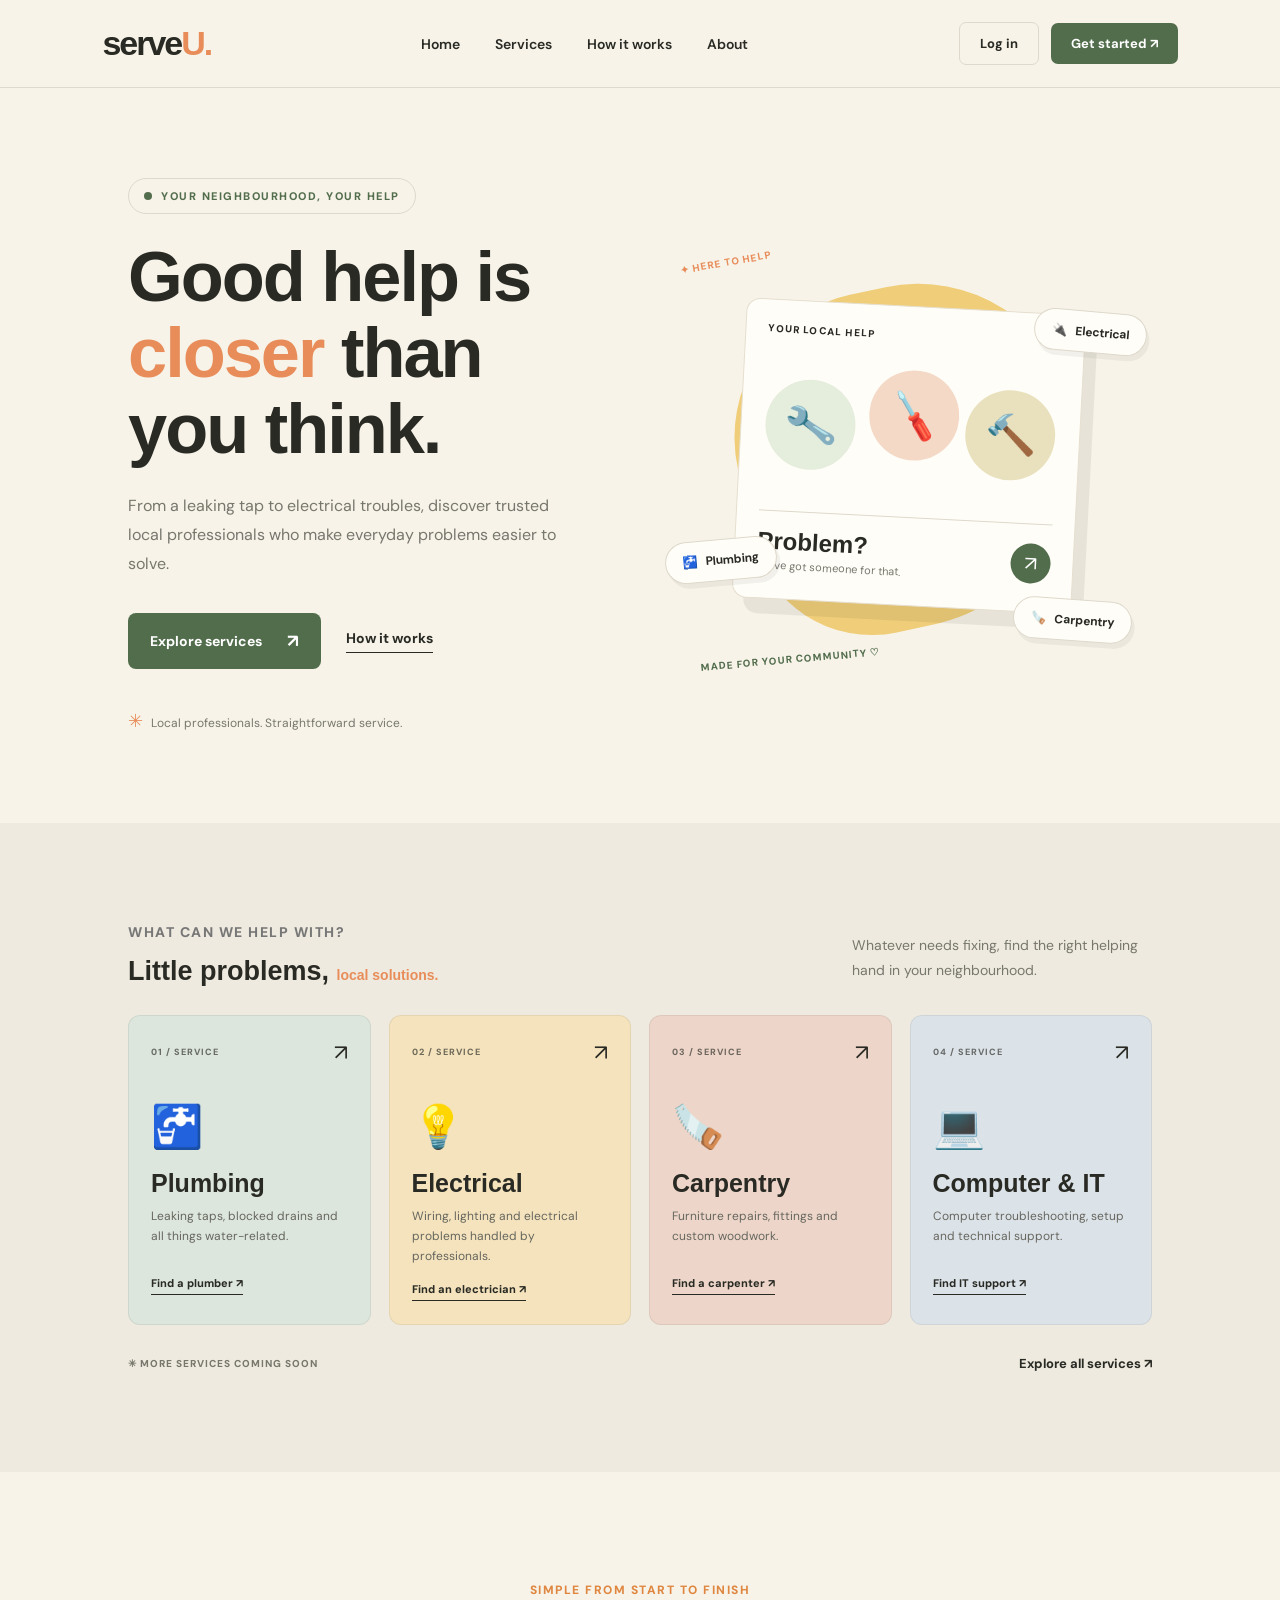
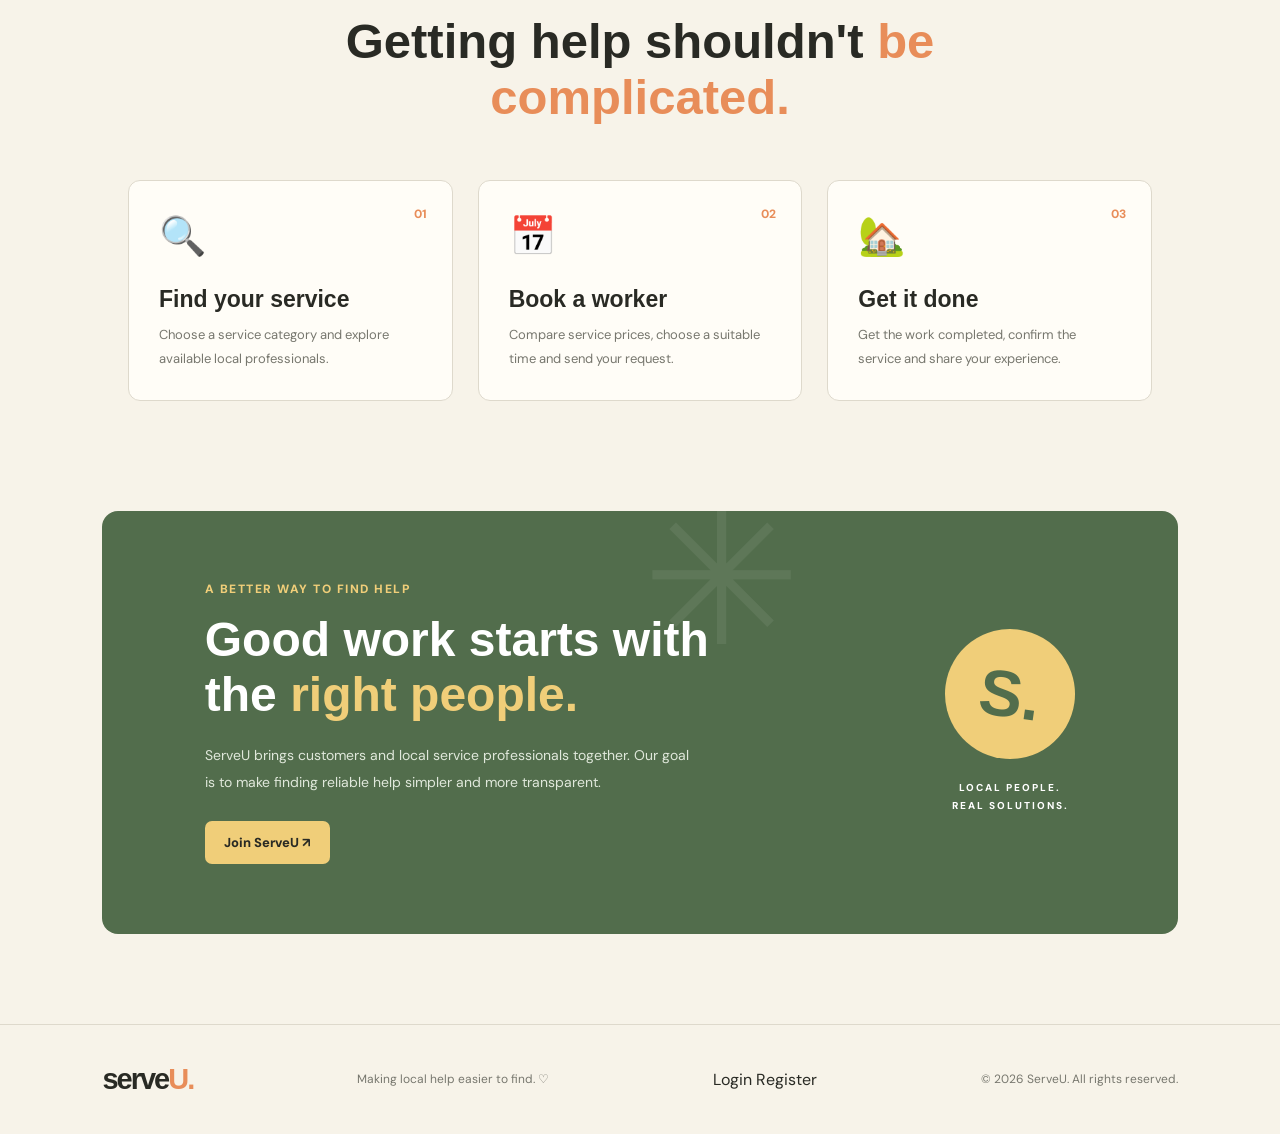
<file: frontend/index.html>
<!DOCTYPE html>
<html lang="en">

<head>
    <meta charset="UTF-8">
    <meta name="viewport" content="width=device-width, initial-scale=1.0">

    <title>ServeU | Local Services, Made Simple</title>

    <link rel="preconnect" href="https://fonts.googleapis.com">
    <link rel="preconnect" href="https://fonts.gstatic.com" crossorigin>

    <link href="https://fonts.googleapis.com/css2?family=DM+Sans:wght@400;500;600;700;800&family=Manrope:wght@400;500;600;700;800&display=swap" rel="stylesheet">

    <link rel="stylesheet" href="style.css">
</head>

<body>

    <!-- NAVBAR -->
    <header class="navbar">
        <a href="index.html" class="logo">serve<span>U.</span></a>

        <nav class="nav-links">
            <a href="#home">Home</a>
            <a href="#services">Services</a>
            <a href="#how-it-works">How it works</a>
            <a href="#about">About</a>
        </nav>

        <div class="nav-buttons">
            <a href="login.html" class="login-btn">Log in</a>
            <a href="register.html" class="signup-btn">Get started ↗</a>
        </div>
    </header>

    <main>

        <!-- HERO SECTION -->
        <section class="hero" id="home">

            <div class="hero-content">

                <div class="hero-label">
                    <span class="status-dot"></span>
                    YOUR NEIGHBOURHOOD, YOUR HELP
                </div>

                <h1>
                    Good help is
                    <span class="highlight">closer</span>
                    than you think.
                </h1>

                <p class="hero-description">
                    From a leaking tap to electrical troubles,
                    discover trusted local professionals who
                    make everyday problems easier to solve.
                </p>

                <div class="hero-actions">
                    <a href="#services" class="primary-btn">
                        Explore services <span>↗</span>
                    </a>

                    <a href="#how-it-works" class="secondary-btn">
                        How it works
                    </a>
                </div>

                <div class="hero-note">
                    <span>✳</span>
                    Local professionals. Straightforward service.
                </div>

            </div>

            <!-- HERO ILLUSTRATION -->
            <div class="hero-art">

                <div class="art-sticker sticker-top">
                    ✦ HERE TO HELP
                </div>

                <div class="art-circle"></div>

                <div class="tool-card">

                    <div class="tool-card-top">
                        <span>YOUR LOCAL HELP</span>
                        <span class="card-dots">•••</span>
                    </div>

                    <div class="tool-illustration">
                        <div class="tool-icon">🔧</div>
                        <div class="tool-icon second-tool">🪛</div>
                        <div class="tool-icon third-tool">🔨</div>
                    </div>

                    <div class="tool-card-bottom">
                        <div>
                            <h3>Problem?</h3>
                            <p>We've got someone for that.</p>
                        </div>

                        <span class="arrow-circle">↗</span>
                    </div>

                </div>

                <div class="floating-tag tag-one">
                    <span>🔌</span> Electrical
                </div>

                <div class="floating-tag tag-two">
                    <span>🚰</span> Plumbing
                </div>

                <div class="floating-tag tag-three">
                    <span>🪚</span> Carpentry
                </div>

                <div class="art-sticker sticker-bottom">
                    MADE FOR YOUR COMMUNITY ♡
                </div>

            </div>

        </section>

        <!-- SERVICES SECTION -->
        <section class="services-section" id="services">

            <div class="section-heading">

                <div>
                    <span class="eyebrow">WHAT CAN WE HELP WITH?</span>

                    <h2>
                        Little problems,
                        <span>local solutions.</span>
                    </h2>
                </div>

                <p>
                    Whatever needs fixing, find the right
                    helping hand in your neighbourhood.
                </p>

            </div>

            <div class="services-grid">

                <article class="service-card plumbing">
                    <div class="service-top">
                        <span class="service-number">01 / SERVICE</span>
                        <span class="service-arrow">↗</span>
                    </div>

                    <div class="service-icon">🚰</div>
                    <h3>Plumbing</h3>

                    <p>
                        Leaking taps, blocked drains and
                        all things water-related.
                    </p>

                    <a href="login.html">Find a plumber ↗</a>
                </article>

                <article class="service-card electrical">
                    <div class="service-top">
                        <span class="service-number">02 / SERVICE</span>
                        <span class="service-arrow">↗</span>
                    </div>

                    <div class="service-icon">💡</div>
                    <h3>Electrical</h3>

                    <p>
                        Wiring, lighting and electrical
                        problems handled by professionals.
                    </p>

                    <a href="login.html">Find an electrician ↗</a>
                </article>

                <article class="service-card carpentry">
                    <div class="service-top">
                        <span class="service-number">03 / SERVICE</span>
                        <span class="service-arrow">↗</span>
                    </div>

                    <div class="service-icon">🪚</div>
                    <h3>Carpentry</h3>

                    <p>
                        Furniture repairs, fittings and
                        custom woodwork.
                    </p>

                    <a href="login.html">Find a carpenter ↗</a>
                </article>

                <article class="service-card computer">
                    <div class="service-top">
                        <span class="service-number">04 / SERVICE</span>
                        <span class="service-arrow">↗</span>
                    </div>

                    <div class="service-icon">💻</div>
                    <h3>Computer & IT</h3>

                    <p>
                        Computer troubleshooting,
                        setup and technical support.
                    </p>

                    <a href="login.html">Find IT support ↗</a>
                </article>

            </div>

            <div class="services-footer">
                <span>✳ MORE SERVICES COMING SOON</span>
                <a href="login.html">Explore all services ↗</a>
            </div>

        </section>

        <!-- HOW IT WORKS -->
        <section class="how-section" id="how-it-works">

            <div class="how-heading">
                <span class="eyebrow">SIMPLE FROM START TO FINISH</span>

                <h2>
                    Getting help shouldn't
                    <span>be complicated.</span>
                </h2>
            </div>

            <div class="steps-grid">

                <div class="step-card">
                    <span class="step-number">01</span>
                    <div class="step-icon">🔍</div>

                    <h3>Find your service</h3>

                    <p>
                        Choose a service category and
                        explore available local professionals.
                    </p>
                </div>

                <div class="step-card">
                    <span class="step-number">02</span>
                    <div class="step-icon">📅</div>

                    <h3>Book a worker</h3>

                    <p>
                        Compare service prices, choose a
                        suitable time and send your request.
                    </p>
                </div>

                <div class="step-card">
                    <span class="step-number">03</span>
                    <div class="step-icon">🏡</div>

                    <h3>Get it done</h3>

                    <p>
                        Get the work completed, confirm the
                        service and share your experience.
                    </p>
                </div>

            </div>

        </section>

        <!-- ABOUT SECTION -->
        <section class="about-section" id="about">

            <div class="about-decoration">✳</div>

            <div class="about-content">
                <span class="eyebrow">A BETTER WAY TO FIND HELP</span>

                <h2>
                    Good work starts
                    with the <span>right people.</span>
                </h2>

                <p>
                    ServeU brings customers and local service
                    professionals together. Our goal is to make
                    finding reliable help simpler and more
                    transparent.
                </p>

                <a href="register.html" class="about-btn">
                    Join ServeU ↗
                </a>
            </div>

            <div class="about-side">
                <div class="about-symbol">S.</div>
                <p>LOCAL PEOPLE.<br>REAL SOLUTIONS.</p>
            </div>

        </section>

    </main>

    <!-- FOOTER -->
    <footer class="footer">

        <a href="index.html" class="logo footer-logo">
            serve<span>U.</span>
        </a>

        <p>Making local help easier to find. ♡</p>

        <div class="footer-links">
            <a href="login.html">Login</a>
            <a href="register.html">Register</a>
        </div>

        <span class="copyright">
            © 2026 ServeU. All rights reserved.
        </span>

    </footer>

</body>
</html>
</file>
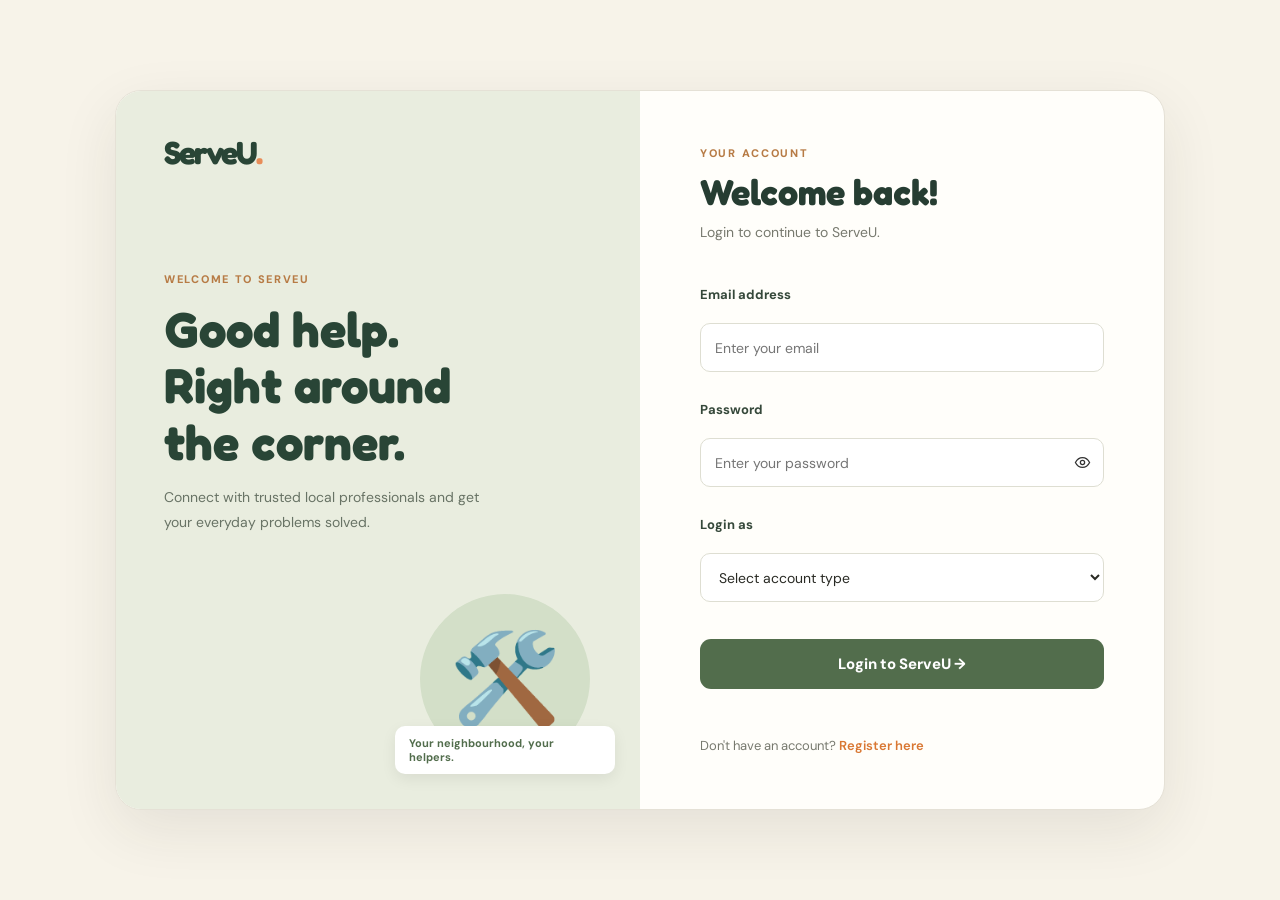
<file: frontend/admin-dashboard.html>
<!DOCTYPE html>
<html lang="en">

<head>
    <meta charset="UTF-8">
    <meta name="viewport" content="width=device-width, initial-scale=1.0">

    <title>ServeU | Admin Dashboard</title>

    <link rel="stylesheet" href="./admin-dashboard.css">
</head>

<body>

    <div class="admin-layout">

        <!-- Sidebar -->
        <aside class="sidebar">

            <div class="logo">serve<span>U.</span></div>

            <p class="sidebar-label">ADMIN MENU</p>

            <nav>
                <button class="nav-link active" data-section="overview">
                    Overview
                </button>

                <button class="nav-link" data-section="workers">
                    Worker Management
                </button>

                <button class="nav-link" data-section="customers">
                    Customers
                </button>

                <button class="nav-link" data-section="reports">
                    Reports
                </button>

                <button class="nav-link" data-section="commissions">
                    Commission Management
                </button>
            </nav>

            <button id="logoutBtn" class="logout-btn">
                Logout
            </button>

        </aside>


        <!-- Main Content -->
        <main class="main-content">

            <header class="topbar">
                <div>
                    <h1>Admin Dashboard</h1>
                    <p>Manage your ServeU marketplace</p>
                </div>

                <div class="admin-profile">
                    <span>Administrator</span>
                </div>
            </header>


            <!-- Overview Section -->
            <section id="overview" class="dashboard-section active">

                <h2>Overview</h2>

                <div class="stats-grid">

                    <div class="stat-card">
                        <p>Total Customers</p>
                        <h2 id="totalCustomers">0</h2>
                    </div>

                    <div class="stat-card">
                        <p>Total Workers</p>
                        <h2 id="totalWorkers">0</h2>
                    </div>

                    <div class="stat-card">
                        <p>Pending Verifications</p>
                        <h2 id="pendingWorkers">0</h2>
                    </div>

                    <div class="stat-card">
                        <p>Pending Reports</p>
                        <h2 id="pendingReports">0</h2>
                    </div>

                </div>

            </section>


            <!-- Workers Section -->
            <section id="workers" class="dashboard-section">

                <h2>Worker Management</h2>

                <div id="workerList">
                    Loading workers...
                </div>

            </section>


            <!-- Customers Section -->
            <section id="customers" class="dashboard-section">

                <h2>Customer Management</h2>

                <div id="customerList">
                    Loading customers...
                </div>

            </section>


            <!-- Reports Section -->
            <section id="reports" class="dashboard-section">

                <h2>Customer Reports</h2>

                <div id="reportList">
                    Loading reports...
                </div>

            </section>

            <!-- Commission Management Section -->
            <section id="commissions" class="dashboard-section">

                <h2>Commission Management</h2>

                <div class="stats-grid">

                    <div class="stat-card">
                        <p>Pending Commission</p>
                        <h2 id="pendingCommission">₹0</h2>
                    </div>

                    <div class="stat-card">
                        <p>Collected Commission</p>
                        <h2 id="collectedCommission">₹0</h2>
                    </div>

                    <div class="stat-card">
                        <p>Total Commissions</p>
                        <h2 id="totalCommissions">0</h2>
                    </div>

                </div>

                <div class="commission-toolbar">
                    <h3>Commission History</h3>

                    <select id="commissionFilter">
                        <option value="ALL">All Commissions</option>
                        <option value="PENDING">Pending</option>
                        <option value="PAID">Collected</option>
                    </select>
                </div>

                <div id="commissionList">
                    Loading commissions...
                </div>

            </section>

        </main>

    </div>

    <script src="admin-dashboard.js"></script>
    <script src="admin-commission.js"></script>

</body>

</html>
</file>
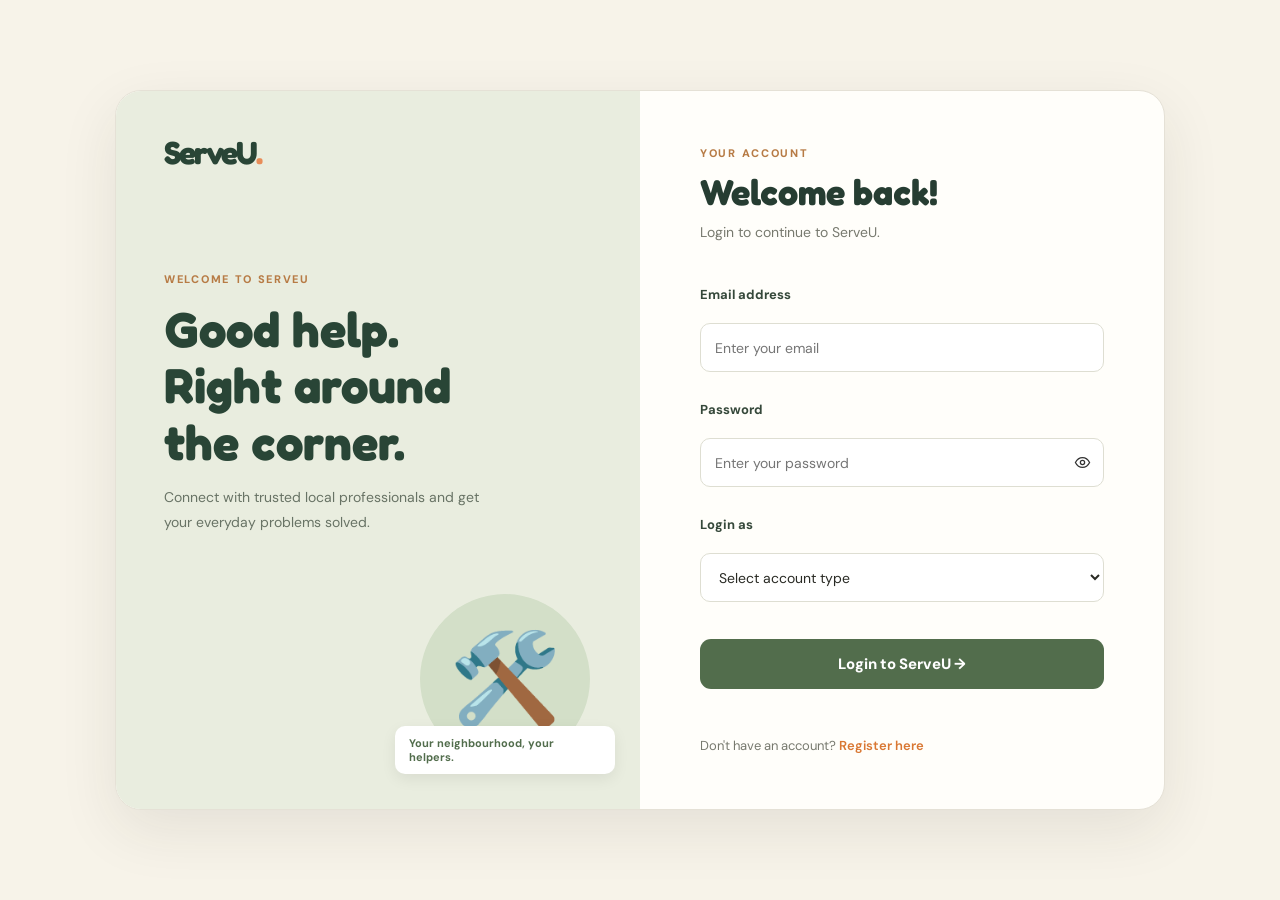
<file: frontend/customer-dashboard.html>
<!DOCTYPE html>
<html lang="en">

<head>
    <meta charset="UTF-8">
    <meta name="viewport" content="width=device-width, initial-scale=1.0">
    <title>Customer Dashboard | ServeU</title>

    <link rel="stylesheet" href="style.css">

    <link rel="preconnect" href="https://fonts.googleapis.com">
    <link rel="preconnect" href="https://fonts.gstatic.com" crossorigin>

    <link
        href="https://fonts.googleapis.com/css2?family=DM+Sans:wght@400;500;600;700;800&family=Fredoka:wght@400;500;600;700&display=swap"
        rel="stylesheet">
</head>

<body class="customer-dashboard">


    <header class="dashboard-nav">
        <a href="index.html" class="logo">ServeU<span>.</span></a>

        <nav>
            <button class="customer-nav-link active" data-page="home">Home</button>
            <button class="customer-nav-link" data-page="services">Explore Services</button>
            <button class="customer-nav-link" data-page="requests">My Bookings</button>
            <button class="customer-nav-link" data-page="proposedRevisits">Revisits</button>
            <button class="customer-nav-link" data-page="reports">Report a Problem</button>
            <button class="customer-nav-link" data-page="payments">Payments</button>
            <button id="logoutButton" class="logout-btn">Logout</button>
        </nav>
    </header>


    <main class="dashboard-main">

        <!-- Welcome section -->

        <section id="home" class="customer-hero customer-page active">
            <div class="customer-hero-content">
                <p class="eyebrow">YOUR LOCAL SERVICE MARKETPLACE</p>

                <h1 id="welcomeMessage">Welcome!</h1>

                <p class="customer-hero-description">
                    Your home deserves the best care.
                    Find trusted local professionals for
                    repairs, maintenance and everyday services.
                </p>

                <button class="customer-hero-link customer-nav-link" data-page="services">
                    Explore services <span>→</span>
                </button>
            </div>

            <div class="customer-hero-art" aria-hidden="true">
                <div class="customer-hero-art-circle"></div>
                <span>🏡</span>
                <div class="customer-hero-art-label">
                    <span>✦</span> Help is nearby
                </div>
            </div>
        </section>

        <!-- Services section -->
        <section id="services" class="dashboard-section customer-services customer-page">

            <div class="section-heading">
                <div>
                    <p class="eyebrow">FIND YOUR PROFESSIONAL</p>
                    <h2>What do you need help with?</h2>
                    <p class="customer-section-subtitle">
                        Browse services and connect with trusted local workers.
                    </p>
                </div>

                <span class="service-count-label">EXPLORE SERVICES</span>
            </div>

            <div class="customer-search">
                <span aria-hidden="true">⌕</span>
                <input type="search" id="serviceSearch" placeholder="Search plumbing, electrical, cleaning..."
                    aria-label="Search services">
            </div>

            <div id="categoryList" class="category-grid">
                <p>Loading services...</p>
            </div>

        </section>

        <!-- Bookings section -->
        <section id="requests" class="dashboard-section customer-bookings customer-page">

            <div class="section-heading">
                <div>
                    <p class="eyebrow">YOUR SERVICE ACTIVITY</p>
                    <h2>My Service Bookings</h2>
                    <p class="customer-section-subtitle">
                        Keep track of your requests, appointments and service updates.
                    </p>
                </div>

                <div class="booking-heading-icon" aria-hidden="true">📋</div>
            </div>

            <div id="customerRequestsList" class="customer-request-list">
                <p class="customer-empty-message">
                    Loading your bookings...
                </p>
            </div>

        </section>

        <!-- Proposed Revisit Appointments section -->
        <section id="proposedRevisits" class="dashboard-section customer-page">

            <div class="section-heading">
                <div>
                    <p class="eyebrow">SERVICE FOLLOW-UP</p>
                    <h2>Proposed Revisit Appointments</h2>
                    <p class="customer-section-subtitle">
                        View appointment dates and times proposed by your workers.
                    </p>
                </div>

                <div class="booking-heading-icon" aria-hidden="true">📅</div>
            </div>

            <div id="proposedRevisitsList">
                <p>Loading proposed appointments...</p>
            </div>

        </section>

        <!-- Report a Problem section -->
        <section id="reports" class="dashboard-section customer-reports customer-page">
            <div class="section-heading">
                <div>
                    <p class="eyebrow">CUSTOMER SUPPORT</p>
                    <h2>Report a Problem</h2>
                    <p class="customer-section-subtitle">
                        Facing an issue with a service or worker?
                        Tell us what happened.
                    </p>
                </div>

                <div class="booking-heading-icon" aria-hidden="true">🛡️</div>
            </div>

            <form id="customerReportForm">

                <div class="form-group">
                    <label for="reportRequestId">Select Service Booking</label>
                    <select id="reportRequestId" name="requestId" required>
                        <option value="">Select a booking</option>
                    </select>
                </div>

                <div class="form-group">
                    <label for="reportReason">Reason for Report</label>
                    <select id="reportReason" name="reason" required>
                        <option value="">Select a reason</option>
                        <option value="Poor Service Quality">Poor Service Quality</option>
                        <option value="Worker Misconduct">Worker Misconduct</option>
                        <option value="Payment Dispute">Payment Dispute</option>
                        <option value="Unexpected Charges">Unexpected Charges</option>
                        <option value="Worker Did Not Arrive">Worker Did Not Arrive</option>
                        <option value="Incomplete Work">Incomplete Work</option>
                        <option value="Other">Other</option>
                    </select>
                </div>

                <div class="form-group">
                    <label for="reportDescription">Describe Your Problem</label>
                    <textarea id="reportDescription" name="description" rows="5" maxlength="500"
                        placeholder="Explain what happened..." required></textarea>
                </div>

                <button type="submit" class="logout-btn">
                    Submit Report
                </button>

                <p id="reportMessage" role="status"></p>

            </form>

            <!-- Submitted reports -->
            <div class="customer-my-reports">
                <h3>My Reports</h3>
                <p class="customer-section-subtitle">
                    Track the progress of your submitted reports.
                </p>

                <div id="customerReportsList">
                    <p>Loading your reports...</p>
                </div>
            </div>

        </section>

        <!-- Payments section -->
        <section id="payments" class="dashboard-section customer-page">

            <div class="section-heading">
                <div>
                    <p class="eyebrow">PAYMENT MANAGEMENT</p>
                    <h2>My Payments</h2>
                    <p class="customer-section-subtitle">
                        Submit payment details for completed services and track payment status.
                    </p>
                </div>

                <div class="booking-heading-icon">💳</div>
            </div>

            <div id="customerPaymentList">
                <p>Loading your payments...</p>
            </div>

            <div id="paymentMessage" role="status"></div>

        </section>

    </main>

    <footer class="dashboard-footer">
        <p>ServeU <span>·</span> Reliable local services, made simple.</p>
    </footer>

    <script src="script.js"></script>
    
    <script src="customer-payment.js"></script>

</body>

</html>
</file>
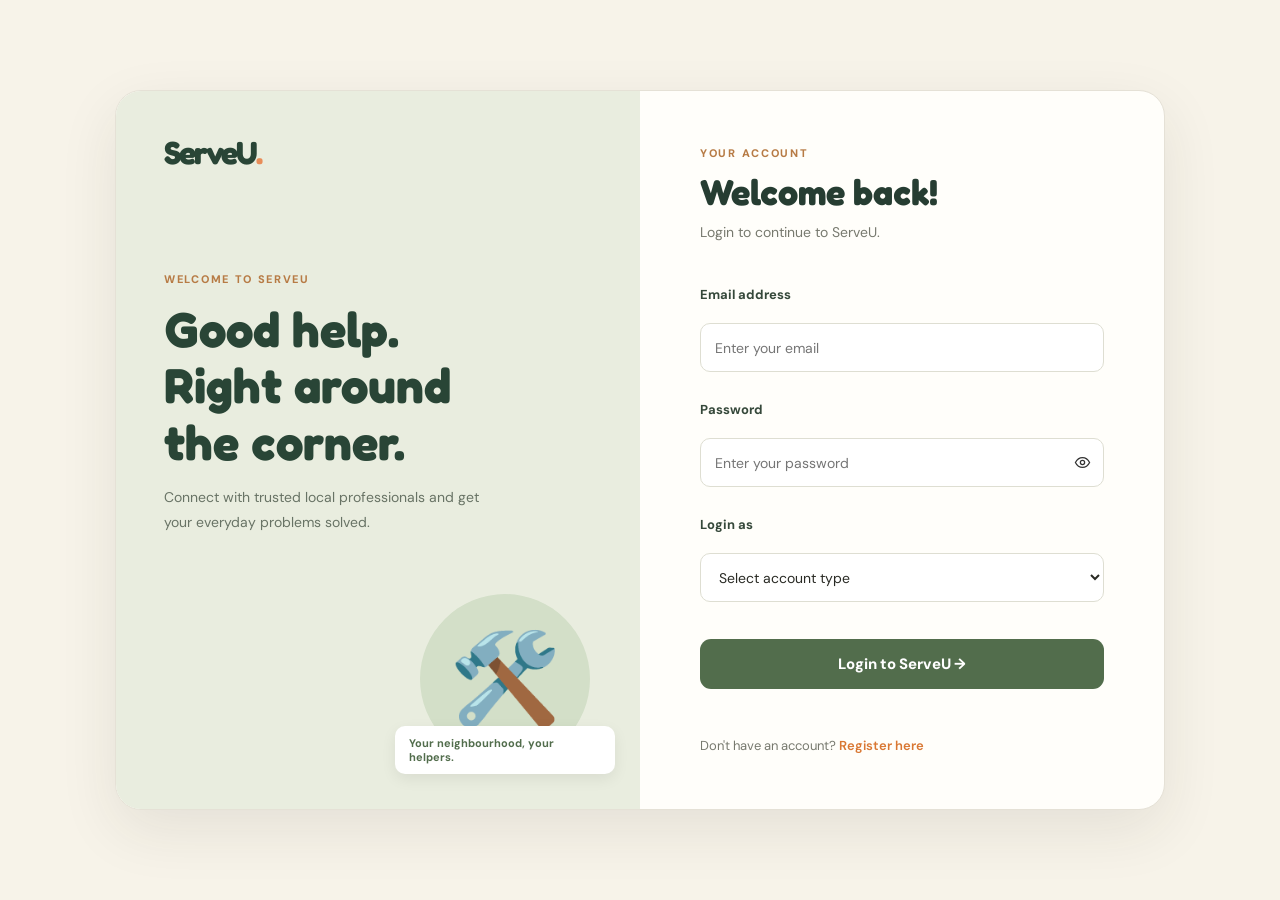
<file: frontend/login.html>
<!DOCTYPE html>
<html lang="en">

<head>
    <meta charset="UTF-8">
    <meta name="viewport" content="width=device-width, initial-scale=1.0">
    <title>Login | ServeU</title>

    <link rel="stylesheet" href="style.css">

    <link rel="preconnect" href="https://fonts.googleapis.com">
    <link rel="preconnect" href="https://fonts.gstatic.com" crossorigin>
    <link
        href="https://fonts.googleapis.com/css2?family=DM+Sans:wght@400;500;600;700;800&family=Fredoka:wght@400;500;600;700&display=swap"
        rel="stylesheet">
</head>

<body>

    <main class="auth-container">

        <div class="auth-card">

            <!-- Left branding panel -->
            <section class="auth-brand">
                <a href="index.html" class="logo">ServeU<span>.</span></a>

                <div class="auth-brand-content">
                    <p class="auth-eyebrow">WELCOME TO SERVEU</p>
                    <h2>Good help.<br>Right around<br>the corner.</h2>
                    <p>
                        Connect with trusted local professionals
                        and get your everyday problems solved.
                    </p>
                </div>

                <div class="auth-brand-art">
                    <div class="auth-art-circle"></div>
                    <span>🛠️</span>
                    <div class="auth-art-label">Your neighbourhood, your helpers.</div>
                </div>
            </section>

            <!-- Right login panel -->
            <section class="auth-content">

                <div class="auth-heading">
                    <p class="auth-eyebrow">YOUR ACCOUNT</p>
                    <h1>Welcome back!</h1>
                    <p>Login to continue to ServeU.</p>
                </div>

                <form id="loginForm">

                    <label for="email">Email address</label>
                    <input type="email" id="email" placeholder="Enter your email" required>

                    <label for="password">Password</label>
                    <div class="password-wrapper">
                        <input type="password" id="password" placeholder="Enter your password" required>

                        <button type="button" id="togglePassword" class="password-toggle"
                            aria-label="Hold to show password">
                            <svg viewBox="0 0 24 24" width="17" height="17" fill="none" stroke="currentColor"
                                stroke-width="1.8">
                                <path d="M2 12s3.5-7 10-7 10 7 10 7-3.5 7-10 7S2 12 2 12Z" />
                                <circle cx="12" cy="12" r="3" />
                            </svg>
                        </button>
                    </div>
                    <label for="role">Login as</label>
                    <select id="role" required>
                        <option value="">Select account type</option>
                        <option value="CUSTOMER">Customer</option>
                        <option value="WORKER">Worker</option>
                        <option value="ADMIN">Admin</option>
                    </select>

                    <button type="submit">Login to ServeU →</button>

                    <p id="loginMessage"></p>

                </form>

                <p class="auth-register">
                    Don't have an account?
                    <a href="register.html">Register here</a>
                </p>

            </section>

        </div>

    </main>

    <script src="script.js"></script>

</body>

</html>
</file>
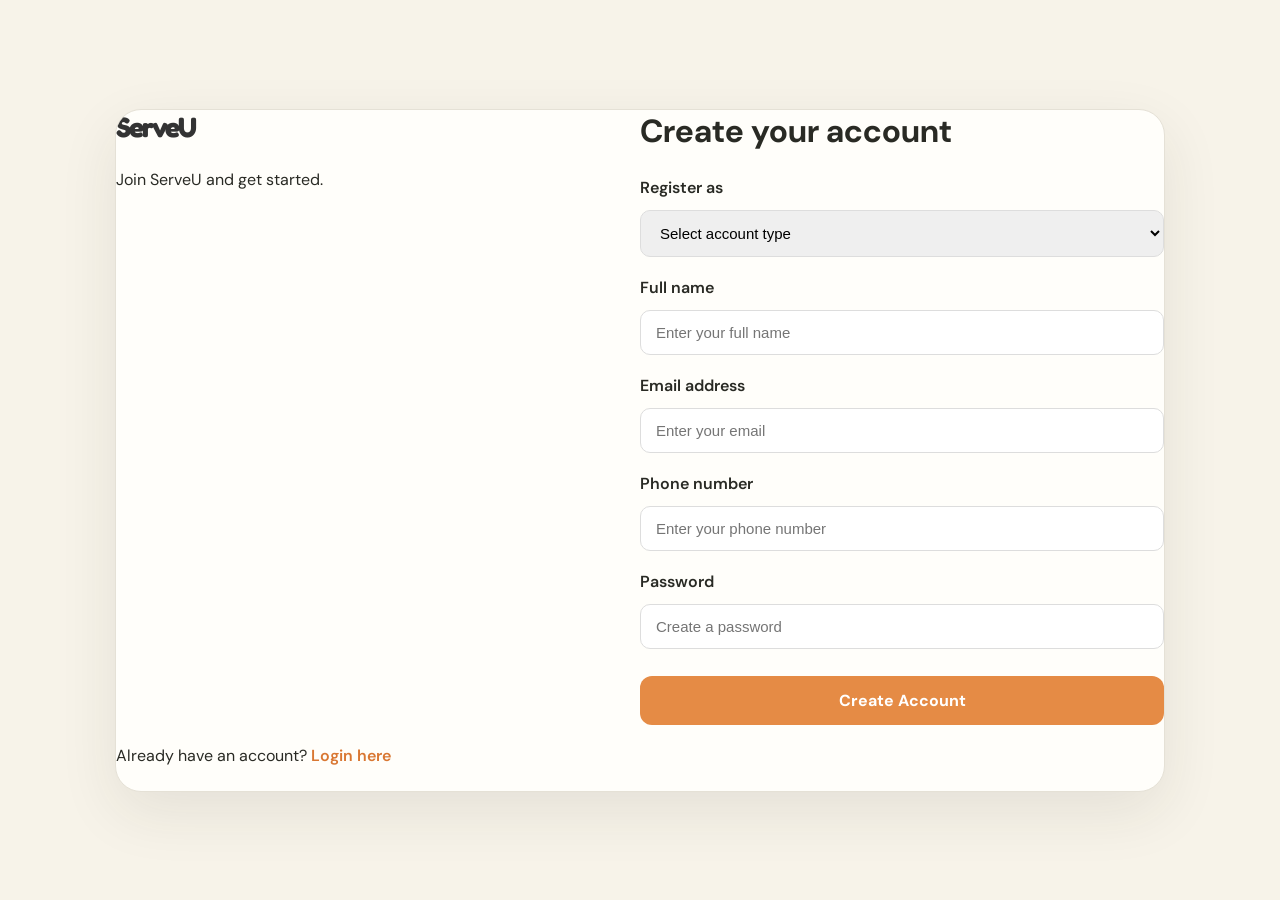
<file: frontend/register.html>
<!DOCTYPE html>
<html lang="en">

<head>
    <meta charset="UTF-8">
    <meta name="viewport" content="width=device-width, initial-scale=1.0">
    <title>Register | ServeU</title>

    <link rel="stylesheet" href="style.css">
    <link rel="preconnect" href="https://fonts.googleapis.com">
    <link rel="preconnect" href="https://fonts.gstatic.com" crossorigin>
    <link
        href="https://fonts.googleapis.com/css2?family=DM+Sans:wght@400;500;600;700;800&family=Fredoka:wght@400;500;600;700&display=swap"
        rel="stylesheet">
</head>

<body>

    <main class="auth-container">

        <div class="auth-card">

            <a href="index.html" class="logo">ServeU</a>

            <h1>Create your account</h1>
            <p>Join ServeU and get started.</p>

            <form id="registerForm">

                <label for="accountType">Register as</label>
                <select id="accountType" required>
                    <option value="">Select account type</option>
                    <option value="CUSTOMER">Customer</option>
                    <option value="WORKER">Worker</option>
                </select>

                <label for="name">Full name</label>
                <input type="text" id="name" placeholder="Enter your full name" required>

                <label for="email">Email address</label>
                <input type="email" id="email" placeholder="Enter your email" required>

                <label for="phone">Phone number</label>
                <input type="tel" id="phone" placeholder="Enter your phone number" required>

                <label for="password">Password</label>
                <input type="password" id="password" placeholder="Create a password" required>

                <!-- Worker-only fields -->
                <div id="workerFields" hidden>

                    <label for="serviceCategory">Service category</label>
                    <select id="serviceCategory">
                        <option value="">Loading service categories...</option>
                    </select>

                    <label for="experienceYears">Experience (years)</label>
                    <input type="number" id="experienceYears" min="0" placeholder="Example: 3">

                    <label for="description">Service description</label>
                    <textarea id="description" placeholder="Describe your services"></textarea>

                </div>

                <button type="submit">Create Account</button>

                <p id="registerMessage"></p>

            </form>

            <p>
                Already have an account?
                <a href="login.html">Login here</a>
            </p>

        </div>

    </main>
    <script src="script.js"></script>
</body>

</html>
</file>
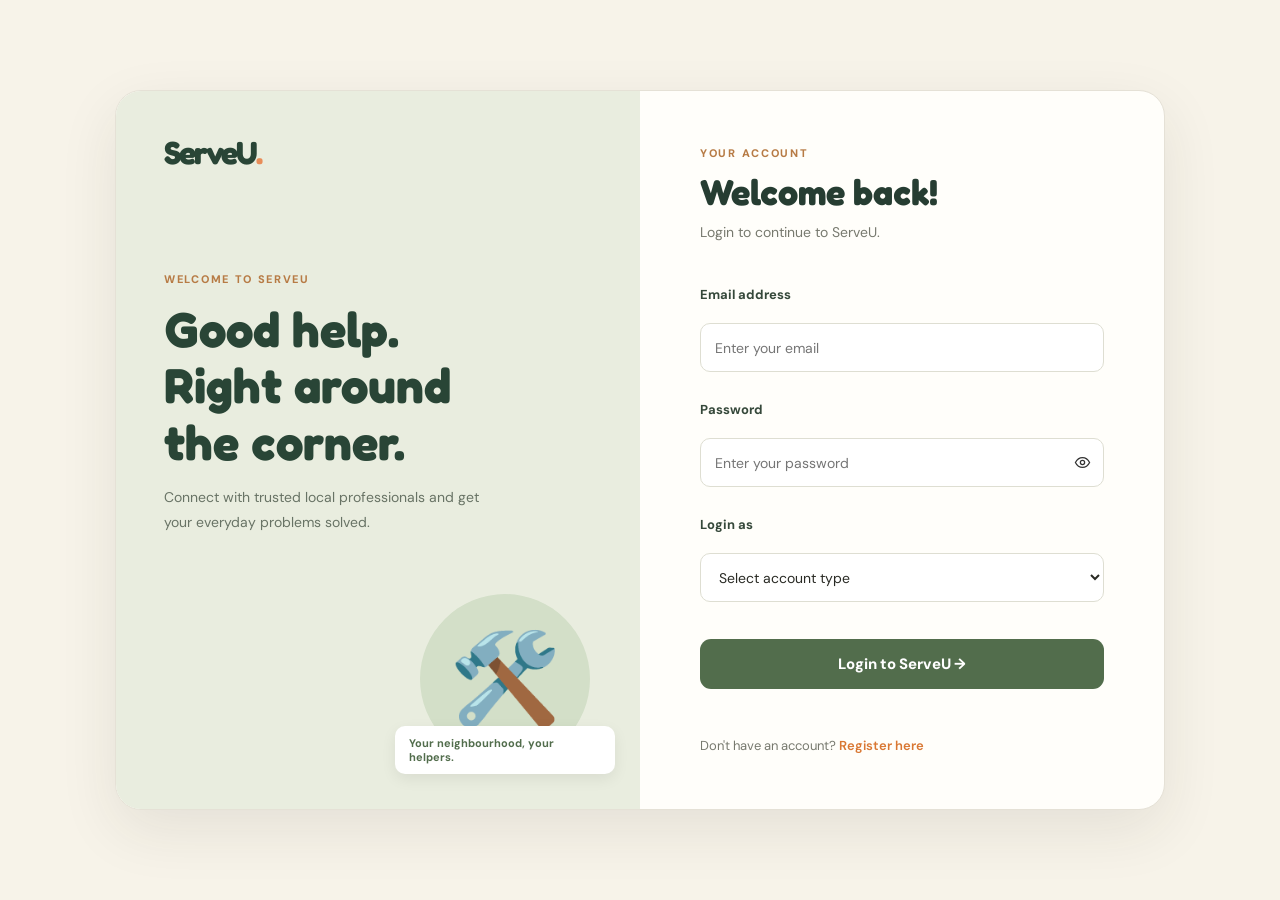
<file: frontend/worker-dashboard.html>
<!DOCTYPE html>
<html lang="en">

<head>
    <meta charset="UTF-8">
    <meta name="viewport" content="width=device-width, initial-scale=1.0">
    <title>Worker Dashboard | ServeU</title>

    <link rel="stylesheet" href="style.css">
    <link rel="stylesheet" href="worker-dashboard.css">

    <link rel="preconnect" href="https://fonts.googleapis.com">
    <link rel="preconnect" href="https://fonts.gstatic.com" crossorigin>

    <link
        href="https://fonts.googleapis.com/css2?family=DM+Sans:wght@400;500;600;700;800&family=Fredoka:wght@400;500;600;700&display=swap"
        rel="stylesheet">
</head>

<body class="worker-dashboard">

    <header class="dashboard-nav">
        <a href="index.html" class="logo">ServeU<span>.</span></a>

        <nav class="worker-nav">
            <button class="worker-nav-link active" data-page="workerHome">Home</button>
            <button class="worker-nav-link" data-page="myRequests">My Requests</button>
            <button class="worker-nav-link" data-page="customerReviews">Customer Reviews</button>
            <button class="worker-nav-link" data-page="revisitRequests">Revisit Requests</button>
            <button class="worker-nav-link" data-page="availability">Availability</button>
            <button class="worker-nav-link" data-page="servicePrices">My Prices</button>
            <button class="worker-nav-link" data-page="workerPayments">Payments</button>
        </nav>
        <button type="button" id="workerLogoutButton" class="worker-logout-btn">
            Logout
        </button>
    </header>

    <main class="dashboard-main">

        <!-- Welcome section -->
        <section id="workerHome" class="worker-page active">
            <div class="worker-hero">

                <div class="worker-hero-content">
                    <p class="eyebrow">YOUR WORKSPACE</p>

                    <h1 id="workerWelcome">Welcome!</h1>

                    <p class="worker-hero-description">
                        Manage your service requests, connect with customers
                        and build your reputation through quality work.
                    </p>

                    <div class="worker-hero-actions">
                        <a href="#requests" class="worker-hero-link">
                            View my requests <span>→</span>
                        </a>

                        <a href="#reviews" class="worker-hero-secondary-link">
                            View reviews
                        </a>
                    </div>
                </div>

                <div class="worker-hero-art" aria-hidden="true">
                    <div class="worker-hero-art-circle"></div>
                    <span>🧰</span>

                    <div class="worker-hero-art-label">
                        <span>✦</span> Your work matters
                    </div>
                </div>

        </section>

        <!-- Customer reviews -->
        <section id="customerReviews" class="worker-page dashboard-section worker-reviews-section">

            <div class="section-heading worker-section-heading">
                <div>
                    <p class="eyebrow">CUSTOMER FEEDBACK</p>
                    <h2>Customer Reviews</h2>
                    <p class="worker-section-subtitle">
                        See what customers say about your work and service.
                    </p>
                </div>
            </div>

            <div id="workerReviewSummary" class="worker-review-summary"></div>

            <div id="workerReviewsList" class="worker-reviews-list">
                <p class="loading-message">Loading customer reviews...</p>
            </div>

        </section>

        <!-- Service requests -->
        <section id="myRequests" class="worker-page dashboard-section worker-requests-section">

            <div class="section-heading worker-section-heading">
                <div>
                    <p class="eyebrow">MANAGE YOUR WORK</p>
                    <h2>Service Requests</h2>
                    <p class="worker-section-subtitle">
                        Review customer bookings and manage your ongoing jobs.
                    </p>
                </div>

                <button id="refreshRequests" class="refresh-button">
                    ↻ Refresh
                </button>
            </div>

            <div id="workerRequestList" class="worker-request-list">
                <p class="loading-message">Loading your requests...</p>
            </div>

        </section>

        <!-- Worker Revisit Requests -->
        <section id="revisitRequests" class="worker-page dashboard-section">

            <div class="section-heading">
                <div>
                    <p class="eyebrow">SERVICE FOLLOW-UP</p>
                    <h2>Pending Revisit Requests</h2>
                    <p class="customer-section-subtitle">
                        Propose a new appointment date and time for customers
                        who need a revisit.
                    </p>
                </div>

                <div class="booking-heading-icon" aria-hidden="true">📅</div>
            </div>

            <div id="workerRevisitList">
                <p>Loading revisit requests...</p>
            </div>

        </section>

        <!-- Worker Availability Management -->
        <section id="availability" class="worker-page dashboard-section">

            <div class="section-heading">
                <div>
                    <p class="eyebrow">MANAGE YOUR SCHEDULE</p>
                    <h2>My Availability</h2>
                    <p class="worker-section-subtitle">
                        Set and manage the days and time slots when customers
                        can book your services.
                    </p>
                </div>
                <div class="booking-heading-icon" aria-hidden="true">🗓️</div>
            </div>

            <!-- Add Availability Form -->
            <div class="availability-form-card">
                <h3>Add Availability</h3>

                <form id="availabilityForm">

                    <label for="availableDay">Available Day</label>
                    <select id="availableDay" required>
                        <option value="">Select a day</option>
                        <option value="MONDAY">Monday</option>
                        <option value="TUESDAY">Tuesday</option>
                        <option value="WEDNESDAY">Wednesday</option>
                        <option value="THURSDAY">Thursday</option>
                        <option value="FRIDAY">Friday</option>
                        <option value="SATURDAY">Saturday</option>
                        <option value="SUNDAY">Sunday</option>
                    </select>

                    <label for="availableStartTime">Start Time</label>
                    <input type="time" id="availableStartTime" required>

                    <label for="availableEndTime">End Time</label>
                    <input type="time" id="availableEndTime" required>

                    <button type="submit" class="refresh-button">Add Availability</button>

                    <p id="availabilityMessage" role="status"></p>

                </form>

            </div>

            <!-- Existing Availability List -->
            <div class="availability-list-card">

                <div class="section-heading">
                    <h3>My Saved Availability</h3>

                    <button type="button" id="refreshAvailability" class="refresh-button">
                        ↻ Refresh
                    </button>
                </div>

                <div id="workerAvailabilityList">
                    <p class="loading-message">
                        Loading your availability...
                    </p>
                </div>

            </div>

        </section>


        <section id="servicePrices" class="worker-page dashboard-section">

            <!-- Add or Edit Service Price -->
            <div class="availability-form-card">
                <h3 id="priceFormTitle">Add a Service Price</h3>

                <form id="servicePriceForm">

                    <label for="serviceName">Service Name</label>
                    <input type="text" id="serviceName" maxlength="100" placeholder="Example: Tap Repair" required>

                    <label for="servicePrice">Service Price (₹)</label>
                    <input type="number" id="servicePrice" min="0.01" step="0.01" placeholder="Enter service price"
                        required>

                    <label for="inspectionFee">Inspection Fee (₹)</label>
                    <input type="number" id="inspectionFee" min="0" step="0.01" placeholder="Enter inspection fee"
                        required>

                    <button type="submit" class="refresh-button" id="savePriceButton">
                        Add Service Price
                    </button>

                    <button type="button" class="refresh-button" id="cancelPriceEdit" hidden>
                        Cancel Edit
                    </button>

                    <p id="priceMessage" role="status"></p>

                </form>
            </div>

            <!-- Existing Price List -->
            <div class="availability-list-card">
                <div class="section-heading">
                    <h3>My Service Price List</h3>

                    <button type="button" id="refreshPrices" class="refresh-button">
                        ↻ Refresh
                    </button>
                </div>

                <div id="workerPriceList">
                    <p class="loading-message">Loading your service prices...</p>
                </div>
            </div>

        </section>


        <!-- Worker Payments -->
        <section id="workerPayments" class="worker-page dashboard-section">

            <div class="section-heading">
                <div>
                    <p class="eyebrow">EARNINGS MANAGEMENT</p>
                    <h2>My Payments</h2>
                    <p class="worker-section-subtitle">
                        Track customer payments and confirm the money you receive.
                    </p>
                </div>

                <div class="booking-heading-icon">💰</div>
            </div>

            <div id="workerPaymentSummary" class="worker-payment-summary">
                <p>Loading payment summary...</p>
            </div>

            <div id="workerPaymentList" class="worker-payment-list">
                <p>Loading payments...</p>
            </div>

            <p id="workerPaymentMessage" role="status"></p>

        </section>

    </main>

    <footer class="dashboard-footer">
        <p>ServeU <span>·</span> Reliable local services, made simple.</p>
    </footer>

    <script src="script.js"></script>
    <script src="worker-dashboard.js"></script>
    <script src="worker-payment.js"></script>

</body>

</html>
</file>
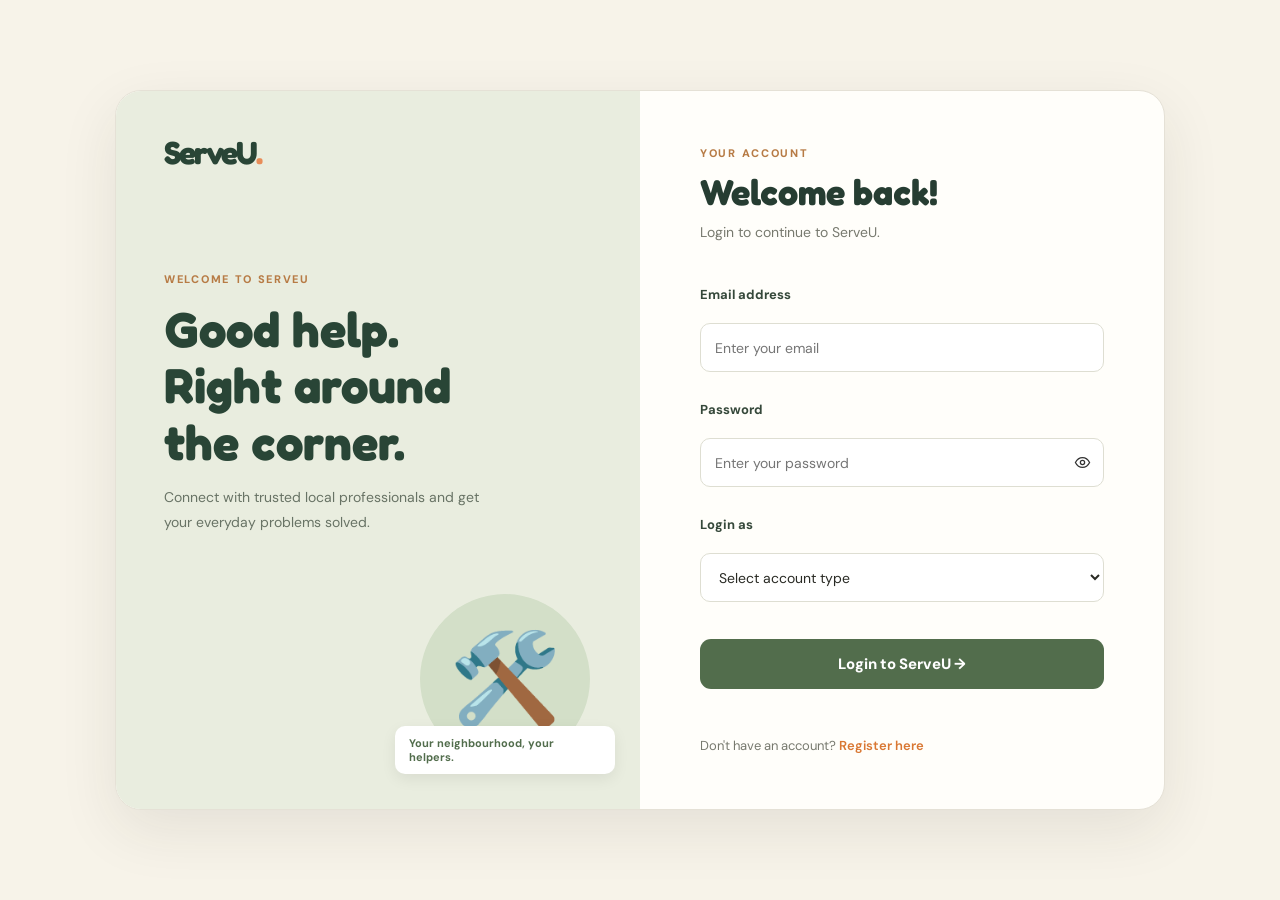
<file: frontend/workers.html>
<!DOCTYPE html>
<html lang="en">
<head>
    <meta charset="UTF-8">
    <meta name="viewport" content="width=device-width, initial-scale=1.0">
    <title>Available Workers | ServeU</title>

    <link rel="stylesheet" href="style.css">

    <link rel="preconnect" href="https://fonts.googleapis.com">
    <link rel="preconnect" href="https://fonts.gstatic.com" crossorigin>

    <link href="https://fonts.googleapis.com/css2?family=DM+Sans:wght@400;500;600;700;800&family=Fredoka:wght@400;500;600;700&display=swap" rel="stylesheet">
</head>

<body>

<header class="dashboard-nav">
    <a href="index.html" class="logo">ServeU</a>

    <nav>
        <a href="customer-dashboard.html">Dashboard</a>
        <button id="logoutButton" class="logout-btn">Logout</button>
    </nav>
</header>

<main class="dashboard-main">

    <section class="dashboard-welcome">
        <div>
            <p class="eyebrow">SERVEU PROFESSIONALS</p>
            <h1 id="categoryTitle">Available Workers</h1>
            <p>Choose a trusted local professional for your service.</p>
        </div>

        <div class="welcome-icon">🛠️</div>
    </section>

    <section class="dashboard-section">
        <div class="section-heading">
            <div>
                <p class="eyebrow">APPROVED PROFESSIONALS</p>
                <h2>Available Workers</h2>
            </div>
            <span id="workerCount">Loading...</span>
        </div>

        <div id="workerList" class="worker-grid">
            <p>Loading workers...</p>
        </div>
    </section>

</main>

<footer class="dashboard-footer">
    <p>ServeU — Reliable local services, made simple.</p>
</footer>

<script src="script.js"></script>

<script>
const workerList = document.getElementById("workerList");
const categoryTitle = document.getElementById("categoryTitle");
const workerCount = document.getElementById("workerCount");

const token = localStorage.getItem("serveUToken");
const role = localStorage.getItem("serveURole");

const params = new URLSearchParams(window.location.search);
const category = params.get("category");

if (!token || role !== "CUSTOMER") {
    window.location.href = "login.html";
} else if (!category) {
    workerList.textContent = "No service category selected.";
    workerCount.textContent = "0 workers";
} else {
    categoryTitle.textContent = category;
    loadWorkers();
}

async function loadWorkers() {
    try {
        const response = await fetch(
            API_URL + "/workers?category=" + encodeURIComponent(category)
        );

        if (!response.ok) {
            throw new Error("Could not load workers.");
        }

        const workers = await response.json();

        workerList.innerHTML = "";

        workerCount.textContent =
            workers.length + (workers.length === 1 ? " worker" : " workers");

        if (workers.length === 0) {
            workerList.textContent =
                "No approved workers found for this category yet.";
            return;
        }

        workers.forEach(function(worker) {
            const card = document.createElement("div");
            card.className = "worker-card";

            const name = document.createElement("h3");
            name.textContent = worker.name;

            const categoryText = document.createElement("p");
            categoryText.textContent = worker.service_category;

            const experience = document.createElement("p");
            experience.textContent =
                "Experience: " + worker.experience_years + " years";

            const description = document.createElement("p");
            description.textContent =
                worker.description || "No description provided.";

            const priceHeading = document.createElement("h4");
            priceHeading.textContent = "Services and Prices";

            card.appendChild(name);
            card.appendChild(categoryText);
            card.appendChild(experience);
            card.appendChild(description);
            card.appendChild(priceHeading);

            if (worker.prices && worker.prices.length > 0) {
                worker.prices.forEach(function(price) {
                    const priceItem = document.createElement("div");

                    const serviceName = document.createElement("h4");
                    serviceName.textContent = price.service_name;

                    const servicePrice = document.createElement("p");
                    servicePrice.textContent =
                        "Service price: ₹" + price.service_price;

                    const inspectionFee = document.createElement("p");
                    inspectionFee.textContent =
                        "Inspection fee: ₹" + price.inspection_fee;

                    const bookingForm = document.createElement("form");
                    bookingForm.className = "booking-form";

                    const descriptionLabel = document.createElement("label");
                    descriptionLabel.textContent = "Describe your problem";

                    const problemInput = document.createElement("textarea");
                    problemInput.required = true;
                    problemInput.maxLength = 1000;
                    problemInput.placeholder =
                        "Explain what service or repair you need.";

                    const dateLabel = document.createElement("label");
                    dateLabel.textContent = "Appointment date";

                    const dateInput = document.createElement("input");
                    dateInput.type = "date";
                    dateInput.required = true;

                    const today = new Date();
                    const localToday = new Date(
                        today.getTime() - today.getTimezoneOffset() * 60000
                    ).toISOString().split("T")[0];

                    dateInput.min = localToday;

                    const startLabel = document.createElement("label");
                    startLabel.textContent = "Preferred start time";

                    const startInput = document.createElement("input");
                    startInput.type = "time";
                    startInput.required = true;

                    const endLabel = document.createElement("label");
                    endLabel.textContent = "Preferred end time";

                    const endInput = document.createElement("input");
                    endInput.type = "time";
                    endInput.required = true;

                    const submitButton = document.createElement("button");
                    submitButton.type = "submit";
                    submitButton.textContent = "Book Service";
                    submitButton.className = "primary-btn";

                    const message = document.createElement("p");
                    message.className = "booking-message";

                    bookingForm.appendChild(descriptionLabel);
                    bookingForm.appendChild(problemInput);
                    bookingForm.appendChild(dateLabel);
                    bookingForm.appendChild(dateInput);
                    bookingForm.appendChild(startLabel);
                    bookingForm.appendChild(startInput);
                    bookingForm.appendChild(endLabel);
                    bookingForm.appendChild(endInput);
                    bookingForm.appendChild(submitButton);
                    bookingForm.appendChild(message);

                    bookingForm.addEventListener("submit", async function(event) {
                        event.preventDefault();

                        if (endInput.value <= startInput.value) {
                            message.textContent =
                                "End time must be later than start time.";
                            return;
                        }

                        const confirmed = confirm(
                            "Service: " + price.service_name +
                            "\nService price: ₹" + price.service_price +
                            "\nInspection fee: ₹" + price.inspection_fee +
                            "\n\nDo you want to submit this booking request?"
                        );

                        if (!confirmed) {
                            return;
                        }

                        submitButton.disabled = true;
                        submitButton.textContent = "Submitting...";
                        message.textContent = "";

                        try {
                            const bookingResponse = await fetch(
                                API_URL + "/requests",
                                {
                                    method: "POST",
                                    headers: {
                                        "Content-Type": "application/json",
                                        "Authorization": "Bearer " + token
                                    },
                                    body: JSON.stringify({
                                        workerId: worker.worker_id,
                                        priceId: price.price_id,
                                        description: problemInput.value.trim(),
                                        appointmentDate: dateInput.value,
                                        startTime: startInput.value,
                                        endTime: endInput.value
                                    })
                                }
                            );

                            const result = await bookingResponse.json();

                            if (!bookingResponse.ok) {
                                throw new Error(
                                    result.message || "Booking request failed."
                                );
                            }

                            message.textContent =
                                result.message || "Booking request submitted successfully!";

                            bookingForm.reset();
                            dateInput.min = localToday;

                        } catch (error) {
                            message.textContent = error.message;
                        } finally {
                            submitButton.disabled = false;
                            submitButton.textContent = "Book Service";
                        }
                    });

                    priceItem.appendChild(serviceName);
                    priceItem.appendChild(servicePrice);
                    priceItem.appendChild(inspectionFee);
                    priceItem.appendChild(bookingForm);

                    card.appendChild(priceItem);
                });
            } else {
                const noPrices = document.createElement("p");
                noPrices.textContent = "No service prices added yet.";
                card.appendChild(noPrices);
            }

            workerList.appendChild(card);
        });

    } catch (error) {
        workerList.textContent =
            "Unable to load workers. Please try again.";

        workerCount.textContent = "Unavailable";

        console.error("Worker loading error:", error);
    }
}
</script>

</body>
</html>
</file>
<file: frontend/style.css>
/* =========================
   GLOBAL STYLES
========================= */

:root {
    --paper: #f7f3e9;
    --dark: #292a24;
    --green: #526d4c;
    --orange: #e88d59;
    --yellow: #f0ce79;
    --pink: #e8b9a7;
    --blue: #b9cbd0;
    --muted: #77776e;
    --border: #ded9cc;
}

* {
    margin: 0;
    padding: 0;
    box-sizing: border-box;
}

html {
    scroll-behavior: smooth;
}

body {
    background: var(--paper);
    color: var(--dark);
    font-family: 'DM Sans', sans-serif;
}

a {
    text-decoration: none;
    color: inherit;
}

button {
    font-family: inherit;
}


/* =========================
   NAVBAR
========================= */

.navbar {
    min-height: 88px;
    padding: 0 8%;
    display: flex;
    align-items: center;
    justify-content: space-between;
    border-bottom: 1px solid var(--border);
}

.logo {
    font-family: 'Fredoka', sans-serif;
    font-size: 34px;
    font-weight: 600;
    letter-spacing: -2px;
}

.logo span {
    color: var(--orange);
}

.nav-links {
    display: flex;
    gap: 35px;
}

.nav-links a {
    font-size: 14px;
    font-weight: 600;
    transition: color 0.2s;
}

.nav-links a:hover {
    color: var(--green);
}

.nav-buttons {
    display: flex;
    align-items: center;
    gap: 12px;
}

.login-btn,
.signup-btn {
    padding: 12px 20px;
    border-radius: 7px;
    font-size: 13px;
    font-weight: 700;
}

.login-btn {
    border: 1px solid var(--border);
}

.signup-btn {
    background: var(--green);
    color: white;
    transition: 0.2s;
}

.signup-btn:hover {
    background: #3f573a;
}


/* =========================
   HERO SECTION
========================= */

.hero {
    min-height: 620px;
    padding: 90px 10%;
    display: grid;
    grid-template-columns: 1fr 1fr;
    align-items: center;
    gap: 50px;
    overflow: hidden;
}

.hero-content {
    max-width: 560px;
}

.hero-label,
.eyebrow {
    font-size: 11px;
    font-weight: 800;
    letter-spacing: 1.5px;
}

.hero-label {
    display: inline-flex;
    align-items: center;
    gap: 9px;
    padding: 10px 15px;
    border: 1px solid var(--border);
    border-radius: 30px;
    color: var(--green);
    margin-bottom: 25px;
}

.status-dot {
    height: 8px;
    width: 8px;
    background: var(--green);
    border-radius: 50%;
}

.hero h1 {
    font-family: 'Fredoka', sans-serif;
    font-size: clamp(52px, 5.5vw, 76px);
    line-height: 1.08;
    letter-spacing: -2px;
    font-weight: 600;
}

.highlight {
    color: var(--orange);
    position: relative;
}

.hero-description {
    max-width: 450px;
    margin-top: 25px;
    font-size: 16px;
    line-height: 1.8;
    color: var(--muted);
}

.hero-actions {
    display: flex;
    align-items: center;
    gap: 25px;
    margin-top: 35px;
}

.primary-btn {
    display: inline-flex;
    align-items: center;
    gap: 25px;
    padding: 16px 22px;
    background: var(--green);
    color: white;
    border-radius: 8px;
    font-size: 14px;
    font-weight: 700;
    transition: 0.2s;
}

.primary-btn:hover {
    background: #3f573a;
    transform: translateY(-3px);
}

.primary-btn span {
    font-size: 18px;
}

.secondary-btn {
    font-size: 14px;
    font-weight: 700;
    border-bottom: 1px solid var(--dark);
    padding-bottom: 5px;
}

.hero-note {
    margin-top: 40px;
    font-size: 12px;
    color: var(--muted);
}

.hero-note span {
    color: var(--orange);
    font-size: 18px;
    margin-right: 5px;
}


/* =========================
   HERO ARTWORK
========================= */

.hero-art {
    min-height: 420px;
    position: relative;
    display: flex;
    align-items: center;
    justify-content: center;
}

.art-circle {
    width: 340px;
    height: 340px;
    background: var(--yellow);
    border-radius: 48% 52% 60% 40%;
    position: absolute;
    transform: rotate(-12deg);
}

.tool-card {
    width: 340px;
    min-height: 300px;
    background: #fffdf7;
    border: 1px solid #e6dfd0;
    border-radius: 14px;
    padding: 22px;
    position: relative;
    z-index: 2;
    transform: rotate(3deg);
    box-shadow: 12px 15px 0 rgba(41, 42, 36, 0.08);
}

.tool-card-top {
    display: flex;
    justify-content: space-between;
    font-size: 10px;
    letter-spacing: 1.2px;
    font-weight: 800;
}

.card-dots {
    color: var(--orange);
    letter-spacing: 3px;
}

.tool-illustration {
    height: 175px;
    display: flex;
    align-items: center;
    justify-content: center;
    gap: 10px;
}

.tool-icon {
    height: 90px;
    width: 90px;
    background: #e5eddd;
    border-radius: 50%;
    display: grid;
    place-items: center;
    font-size: 40px;
    transform: rotate(-12deg);
}

.second-tool {
    background: #f5d9c7;
    transform: rotate(12deg) translateY(-15px);
}

.third-tool {
    background: #e9e1bd;
    transform: rotate(-5deg);
}

.tool-card-bottom {
    display: flex;
    align-items: center;
    justify-content: space-between;
    border-top: 1px solid var(--border);
    padding-top: 16px;
}

.tool-card-bottom h3 {
    font-family: 'Fredoka', sans-serif;
    font-size: 24px;
}

.tool-card-bottom p {
    font-size: 11px;
    color: var(--muted);
    margin-top: 3px;
}

.arrow-circle {
    height: 40px;
    width: 40px;
    display: grid;
    place-items: center;
    border-radius: 50%;
    background: var(--green);
    color: white;
    font-size: 20px;
}

.floating-tag {
    position: absolute;
    z-index: 3;
    padding: 12px 17px;
    background: #fffdf7;
    border: 1px solid var(--border);
    border-radius: 30px;
    font-size: 12px;
    font-weight: 700;
    box-shadow: 3px 5px 0 rgba(41, 42, 36, 0.06);
}

.floating-tag span {
    margin-right: 5px;
}

.tag-one {
    top: 65px;
    right: 5px;
    transform: rotate(5deg);
}

.tag-two {
    bottom: 85px;
    left: 0;
    transform: rotate(-5deg);
}

.tag-three {
    bottom: 25px;
    right: 20px;
    transform: rotate(4deg);
}

.art-sticker {
    position: absolute;
    z-index: 4;
    font-size: 10px;
    font-weight: 800;
    letter-spacing: 1px;
}

.sticker-top {
    top: 10px;
    left: 15px;
    color: var(--orange);
    transform: rotate(-10deg);
}

.sticker-bottom {
    bottom: 0;
    left: 35px;
    color: var(--green);
    transform: rotate(-5deg);
}


/* =========================
   SERVICES SECTION
========================= */

.services-section {
    padding: 100px 10%;
    background: #eeeadf;
}

.section-heading {
    display: flex;
    justify-content: space-between;
    align-items: end;
    gap: 30px;
    margin-bottom: 45px;
}

.eyebrow {
    display: block;
    color: var(--green);
    margin-bottom: 15px;
}

.section-heading h2,
.how-heading h2,
.about-content h2 {
    font-family: 'Fredoka', sans-serif;
    font-size: clamp(34px, 4vw, 49px);
    line-height: 1.15;
    font-weight: 600;
}

.section-heading h2 span,
.how-heading h2 span {
    color: var(--orange);
}

.section-heading>p {
    max-width: 300px;
    font-size: 14px;
    line-height: 1.8;
    color: var(--muted);
}

.services-grid {
    display: grid;
    grid-template-columns: repeat(4, 1fr);
    gap: 18px;
}

.service-card {
    min-height: 310px;
    padding: 22px;
    border-radius: 12px;
    border: 1px solid rgba(41, 42, 36, 0.08);
    transition: 0.25s;
}

.service-card:hover {
    transform: translateY(-7px) rotate(-1deg);
}

.plumbing {
    background: #dce6dc;
}

.electrical {
    background: #f4e3bd;
}

.carpentry {
    background: #edd6c9;
}

.computer {
    background: #dce3e8;
}

.service-top {
    display: flex;
    justify-content: space-between;
    align-items: center;
}

.service-number {
    font-size: 9px;
    letter-spacing: 1px;
    font-weight: 800;
    opacity: 0.65;
}

.service-arrow {
    font-size: 22px;
}

.service-icon {
    margin-top: 32px;
    font-size: 42px;
}

.service-card h3 {
    font-family: 'Fredoka', sans-serif;
    font-size: 25px;
    margin-top: 15px;
}

.service-card p {
    min-height: 55px;
    margin-top: 8px;
    font-size: 12px;
    line-height: 1.7;
    color: #66665e;
}

.service-card>a {
    display: inline-block;
    margin-top: 15px;
    font-size: 11px;
    font-weight: 800;
    border-bottom: 1px solid currentColor;
    padding-bottom: 4px;
}

.services-footer {
    margin-top: 30px;
    display: flex;
    justify-content: space-between;
    align-items: center;
}

.services-footer span {
    color: var(--muted);
    font-size: 10px;
    font-weight: 800;
    letter-spacing: 1px;
}

.services-footer a {
    font-size: 13px;
    font-weight: 700;
}


/* =========================
   HOW IT WORKS
========================= */

.how-section {
    padding: 110px 10%;
}

.how-heading {
    text-align: center;
    max-width: 650px;
    margin: 0 auto 55px;
}

.steps-grid {
    display: grid;
    grid-template-columns: repeat(3, 1fr);
    gap: 25px;
}

.step-card {
    position: relative;
    padding: 30px;
    border: 1px solid var(--border);
    border-radius: 12px;
    background: #fffdf7;
}

.step-number {
    position: absolute;
    right: 25px;
    top: 25px;
    font-size: 12px;
    font-weight: 800;
    color: var(--orange);
}

.step-icon {
    font-size: 38px;
    margin-bottom: 25px;
}

.step-card h3 {
    font-family: 'Fredoka', sans-serif;
    font-size: 23px;
    margin-bottom: 10px;
}

.step-card p {
    font-size: 13px;
    line-height: 1.8;
    color: var(--muted);
}


/* =========================
   ABOUT SECTION
========================= */

.about-section {
    margin: 0 8% 90px;
    padding: 70px 8%;
    border-radius: 16px;
    background: var(--green);
    color: white;
    display: flex;
    justify-content: space-between;
    align-items: center;
    position: relative;
    overflow: hidden;
}

.about-decoration {
    position: absolute;
    top: -55px;
    right: 35%;
    font-size: 190px;
    color: rgba(255, 255, 255, 0.07);
}

.about-content {
    max-width: 570px;
    position: relative;
    z-index: 1;
}

.about-content .eyebrow {
    color: var(--yellow);
}

.about-content h2 {
    font-size: 48px;
}

.about-content h2 span {
    color: var(--yellow);
}

.about-content p {
    max-width: 490px;
    margin-top: 20px;
    font-size: 14px;
    line-height: 1.9;
    color: #e0e8db;
}

.about-btn {
    display: inline-block;
    margin-top: 25px;
    padding: 13px 19px;
    border-radius: 7px;
    background: var(--yellow);
    color: var(--dark);
    font-size: 13px;
    font-weight: 800;
}

.about-side {
    position: relative;
    z-index: 1;
    text-align: center;
}

.about-symbol {
    width: 130px;
    height: 130px;
    display: grid;
    place-items: center;
    background: var(--yellow);
    color: var(--green);
    border-radius: 50%;
    font-family: 'Fredoka', sans-serif;
    font-size: 65px;
    font-weight: 700;
    transform: rotate(8deg);
}

.about-side p {
    margin-top: 20px;
    font-size: 10px;
    letter-spacing: 2px;
    line-height: 1.8;
    font-weight: 800;
}


/* =========================
   FOOTER
========================= */

.footer {
    min-height: 110px;
    padding: 25px 8%;
    border-top: 1px solid var(--border);
    display: flex;
    justify-content: space-between;
    align-items: center;
    gap: 20px;
}

.footer-logo {
    font-size: 29px;
}

.footer p,
.copyright {
    color: var(--muted);
    font-size: 12px;
}


/* =========================
   RESPONSIVE DESIGN
========================= */

@media (max-width: 1000px) {

    .navbar {
        padding: 20px 5%;
    }

    .hero,
    .services-section,
    .how-section {
        padding-left: 6%;
        padding-right: 6%;
    }

    .services-grid {
        grid-template-columns: repeat(2, 1fr);
    }

    .hero {
        gap: 20px;
    }

    .hero-art {
        transform: scale(0.9);
    }
}


@media (max-width: 700px) {

    .navbar {
        flex-wrap: wrap;
        gap: 15px;
        padding: 18px 5%;
    }

    .nav-links {
        order: 3;
        width: 100%;
        justify-content: center;
        gap: 18px;
        flex-wrap: wrap;
    }

    .nav-links a {
        font-size: 12px;
    }

    .nav-buttons {
        gap: 7px;
    }

    .login-btn,
    .signup-btn {
        padding: 9px 12px;
        font-size: 11px;
    }

    .hero {
        grid-template-columns: 1fr;
        padding-top: 65px;
        padding-bottom: 45px;
        text-align: center;
    }

    .hero-content {
        margin: auto;
    }

    .hero h1 {
        font-size: 55px;
    }

    .hero-description {
        margin-left: auto;
        margin-right: auto;
    }

    .hero-actions {
        justify-content: center;
        flex-wrap: wrap;
    }

    .hero-art {
        min-height: 390px;
        transform: scale(0.85);
        margin-top: 10px;
    }

    .section-heading {
        flex-direction: column;
        align-items: flex-start;
    }

    .services-grid {
        grid-template-columns: 1fr;
    }

    .service-card {
        min-height: 270px;
    }

    .steps-grid {
        grid-template-columns: 1fr;
    }

    .about-section {
        margin: 0 5% 60px;
        padding: 50px 8%;
        flex-direction: column;
        align-items: flex-start;
        gap: 40px;
    }

    .about-content h2 {
        font-size: 39px;
    }

    .about-side {
        align-self: center;
    }

    .footer {
        flex-direction: column;
        text-align: center;
        padding: 35px 5%;
    }
}


@media (max-width: 400px) {

    .hero h1 {
        font-size: 45px;
    }

    .hero-art {
        transform: scale(0.72);
        margin: -20px -40px;
    }

    .section-heading h2,
    .how-heading h2 {
        font-size: 35px;
    }

}

/* =========================
   LOGIN PAGE
========================= */

.auth-container {
    min-height: 100vh;
    display: flex;
    justify-content: center;
    align-items: center;
    padding: 30px 20px;
}

.auth-card {
    width: 100%;
    max-width: 430px;
    background: #ffffff;
    padding: 40px;
    border-radius: 24px;
    box-shadow: 0 10px 35px rgba(0, 0, 0, 0.08);
}

.auth-card .logo {
    display: inline-block;
    margin-bottom: 25px;
    font-size: 28px;
    font-weight: 700;
    color: #333333;
    text-decoration: none;
}

.auth-card h1 {
    margin-bottom: 8px;
}

.auth-card>p {margin-bottom: 25px;
}

.auth-card form {
    display: flex;
    flex-direction: column;
    gap: 12px;
}

.auth-card label {
    font-weight: 600;
    margin-top: 8px;
}

.auth-card input,
.auth-card select {
    width: 100%;
    padding: 13px 15px;
    border: 1px solid #dddddd;
    border-radius: 10px;
    font-size: 15px;
    outline: none;
}

.auth-card input:focus,
.auth-card select:focus {
    border-color: #e58b45;
}

.auth-card button {
    margin-top: 15px;
    padding: 14px;
    border: none;
    border-radius: 12px;
    background: #e58b45;
    color: white;
    font-size: 16px;
    font-weight: 700;
    cursor: pointer;
}

.auth-card button:hover {
    opacity: 0.9;
}

#loginMessage {
    font-size: 14px;
    margin-top: 5px;
}

.auth-card a:not(.logo) {
    color: #d97732;
    font-weight: 600;
}

@media (max-width: 480px) {
    .auth-card {
        padding: 28px 22px;
    }
}

/* =========================
   LOGIN & REGISTRATION IMPROVEMENTS
========================= */

.auth-card textarea {
    width: 100%;
    min-height: 110px;
    padding: 13px 15px;
    border: 1px solid #dddddd;
    border-radius: 10px;
    font-family: inherit;
    font-size: 15px;
    resize: vertical;
    outline: none;
}

.auth-card textarea:focus {
    border-color: var(--orange);
}

.auth-card input:focus,
.auth-card select:focus {
    border-color: var(--orange);
}

#workerFields {
    width: 100%;
}

#workerFields[hidden] {
    display: none;
}

#registerMessage,
#loginMessage {
    font-size: 14px;
    margin-top: 8px;
    line-height: 1.5;
}

/* Mobile adjustments */
@media (max-width: 480px) {
    .auth-container {
        padding: 20px 14px;
    }

    .auth-card {
        padding: 28px 22px;
    }
}

/* =========================
   CUSTOMER DASHBOARD
========================= */

.dashboard-nav {
    display: flex;
    justify-content: space-between;
    align-items: center;
    padding: 20px 7%;
    background: #fff;
}

.dashboard-nav nav {
    display: flex;
    align-items: center;
    gap: 25px;
}

.dashboard-nav nav a {
    color: #292929;
    text-decoration: none;
    font-weight: 600;
}

.logout-btn {
    border: none;
    background: #ee9146;
    color: white;
    padding: 11px 20px;
    border-radius: 12px;
    font-weight: 700;
    cursor: pointer;
}

.dashboard-main {
    max-width: 1150px;
    width: 88%;
    margin: 40px auto;
}

.dashboard-welcome {
    background: #ffe8d2;
    border-radius: 24px;
    padding: 40px;
    display: flex;
    justify-content: space-between;
    align-items: center;
    margin-bottom: 28px;
}

.dashboard-welcome h1 {
    font-family: 'Fredoka', sans-serif;
    font-size: 38px;
    margin: 8px 0;
}

.dashboard-welcome p {
    margin-bottom: 0;
}

.eyebrow {
    color: #df8740;
    font-size: 12px;
    font-weight: 800;
    letter-spacing: 1.5px;
}

.welcome-icon {
    font-size: 75px;
}

.dashboard-search input {
    width: 100%;
    box-sizing: border-box;
    padding: 17px 20px;
    border: 1px solid #e5ded4;
    border-radius: 14px;
    font-size: 16px;
    background: white;
    margin-bottom: 45px;
}

.section-heading {
    display: flex;
    justify-content: space-between;
    align-items: center;
    margin-bottom: 22px;
}

.section-heading h2,
.requests-panel h2 {
    font-family: 'Fredoka', sans-serif;
    font-size: 27px;
    margin: 5px 0;
}

.section-heading span {
    color: #777;
    font-size: 14px;
}

.category-grid {
    display: grid;
    grid-template-columns: repeat(3, 1fr);
    gap: 18px;
}

.category-card {
    background: white;
    border: 1px solid #eee7dd;
    border-radius: 18px;
    padding: 25px;
    transition: transform 0.2s, box-shadow 0.2s;
    cursor: pointer;
}

.category-card:hover {
    transform: translateY(-5px);
    box-shadow: 0 10px 25px rgba(0, 0, 0, 0.07);
}

.category-card .category-icon {
    font-size: 32px;
    margin-bottom: 12px;
}

.category-card h3 {
    margin: 0 0 8px;
    font-family: 'Fredoka', sans-serif;
    font-size: 19px;
}

.category-card p {
    color: #777;
    font-size: 13px;
    margin: 0;
}

.requests-panel {
    background: white;
    border: 1px solid #eee7dd;
    border-radius: 20px;
    padding: 30px;
    margin-top: 45px;
    display: flex;
    justify-content: space-between;
    align-items: center;
}

.requests-panel p:last-child {
    color: #777;
}

.request-icon {
    font-size: 45px;
}

.dashboard-footer {
    text-align: center;
    padding: 25px;
    color: #777;
}

@media (max-width: 650px) {
    .dashboard-nav {
        padding: 18px 5%;
    }

    .dashboard-nav nav {
        gap: 12px;
    }

    .dashboard-nav nav a {
        font-size: 13px;
    }

    .dashboard-main {
        width: 90%;
    }

    .dashboard-welcome {
        padding: 25px;
    }

    .dashboard-welcome h1 {
        font-size: 29px;
    }

    .welcome-icon {
        font-size: 45px;
    }

    .category-grid {
        grid-template-columns: repeat(2, 1fr);
        gap: 12px;
    }

    .category-card {
        padding: 17px;
    }

    .section-heading span {
        display: none;
    }
}

.worker-grid {
    display: grid;
    grid-template-columns: repeat(auto-fit, minmax(260px, 1fr));
    gap: 22px;
    margin-top: 25px;
}

.worker-card {
    background: white;
    padding: 24px;
    border-radius: 18px;
    border: 1px solid #eee;
    box-shadow: 0 5px 18px rgba(0, 0, 0, 0.05);
}

.worker-card h3 {
    font-family: 'Fredoka', sans-serif;
    font-size: 23px;
    margin-bottom: 10px;
}

.worker-card p {
    margin: 9px 0;
    line-height: 1.5;
}

.worker-card h4 {
    margin-top: 20px;
    margin-bottom: 10px;
}



.booking-form {
    display: flex;
    flex-direction: column;
    gap: 10px;
    margin-top: 15px;
    max-width: 450px;
}

.booking-form label {
    display: block;
    font-weight: 600;
    margin-top: 8px;
}

.booking-form input,
.booking-form textarea {
    width: 100%;
    box-sizing: border-box;
    padding: 12px;
    border: 1px solid #ddd;
    border-radius: 8px;
    font-family: inherit;
    font-size: 15px;
}

.booking-form textarea {
    min-height: 90px;
    resize: vertical;
}

.booking-form button {
    margin-top: 10px;
    align-self: flex-start;
}

.booking-message {
    margin-top: 8px;
    font-weight: 600;
}


.customer-request-card {
    background: #fff;
    border: 1px solid #e8e1d8;
    border-radius: 12px;
    padding: 18px;
    margin: 15px 0;
}

.customer-request-card h3 {
    margin-top: 0;
    color: #333;
}

.customer-request-card p {
    margin: 8px 0;
    line-height: 1.5;
}

.request-status {
    font-weight: 700;
    color: #8b5e34;
}


.worker-request-card {
    background: #fff;
    border: 1px solid #e8e1d8;
    border-radius: 14px;
    padding: 22px;
    margin-bottom: 18px;
    box-shadow: 0 4px 14px rgba(0, 0, 0, 0.04);
}

.worker-request-card h3 {
    font-family: 'Fredoka', sans-serif;
    margin: 0 0 14px;
}

.worker-request-card p {
    margin: 9px 0;
    line-height: 1.5;
}

.request-status {
    font-weight: 700;
}

.request-actions {
    display: flex;
    gap: 12px;
    margin-top: 18px;
}

.request-actions button {
    border: none;
    border-radius: 8px;
    padding: 10px 18px;
    font-family: inherit;
    font-weight: 700;
    cursor: pointer;
}

.accept-request {
    background: #d8efdc;
    color: #205b30;
}

.reject-request {
    background: #f8dddd;
    color: #8b2929;
}

.request-message {
    font-weight: 600;
    margin-top: 12px;
}

/* =====================================
   WORKER DASHBOARD REDESIGN
===================================== */

.worker-dashboard {
    background: #f7f5ef;
    color: #25251f;
    min-height: 100vh;
}

.worker-dashboard .dashboard-nav {
    background: #fffefa;
    border-bottom: 1px solid #eae6dc;
    padding: 15px 7%;
}

.worker-dashboard .logo {
    font-family: 'Fredoka', sans-serif;
    font-size: 29px;
    font-weight: 600;
    color: #263d32;
    text-decoration: none;
}

.worker-dashboard .logo span {
    color: #e99a48;
}

.worker-dashboard .dashboard-nav nav {
    display: flex;
    align-items: center;
    gap: 28px;
}

.worker-dashboard .dashboard-nav nav a {
    color: #39483e;
    text-decoration: none;
    font-weight: 700;
}

.worker-dashboard .logout-btn {
    background: #263d32;
    color: white;
    border: none;
    border-radius: 10px;
    padding: 11px 19px;
    font-weight: 700;
    cursor: pointer;
    transition: 0.2s ease;
}

.worker-dashboard .logout-btn:hover {
    background: #3d5a48;
    transform: translateY(-1px);
}

.worker-dashboard .dashboard-main {
    width: min(1120px, 90%);
    margin: 35px auto 65px;
}

.worker-hero {
    background: #263d32;
    color: white;
    border-radius: 25px;
    padding: 48px;
    min-height: 225px;
    display: flex;
    align-items: center;
    justify-content: space-between;
    overflow: hidden;
    position: relative;
}

.worker-hero-content {
    max-width: 650px;
    position: relative;
    z-index: 1;
}

.worker-hero .eyebrow {
    color: #e9bd83;
}

.worker-hero h1 {
    font-family: 'Fredoka', sans-serif;
    font-size: clamp(30px, 5vw, 43px);
    margin: 10px 0;
}

.worker-hero p:not(.eyebrow) {
    color: #e0e8df;
    line-height: 1.7;
}

.worker-hero-link {
    display: inline-block;
    margin-top: 15px;
    background: #e9a45d;
    color: #263d32;
    text-decoration: none;
    padding: 12px 19px;
    border-radius: 10px;
    font-weight: 800;
}

.worker-hero-link:hover {
    background: #f4bb7d;
}

.worker-hero-art {
    font-size: 100px;
    background: rgba(255, 255, 255, 0.09);
    border: 1px solid rgba(255, 255, 255, 0.12);
    width: 160px;
    height: 160px;
    border-radius: 35px;
    display: grid;
    place-items: center;
    transform: rotate(7deg);
}

.worker-requests-section {
    margin-top: 55px;
}

.worker-section-heading {
    display: flex;
    align-items: center;
    justify-content: space-between;
    gap: 20px;
    margin-bottom: 25px;
}

.worker-section-heading h2 {
    font-family: 'Fredoka', sans-serif;
    font-size: 31px;
    margin: 5px 0;
    color: #263d32;
}

.worker-section-subtitle {
    color: #77776d;
    margin-top: 7px;
}

.refresh-button {
    background: #fffefa;
    color: #263d32;
    border: 1px solid #dcd9ce;
    border-radius: 11px;
    padding: 12px 20px;
    font-weight: 800;
    cursor: pointer;
    transition: 0.2s ease;
}

.refresh-button:hover {
    background: #263d32;
    color: white;
}

/* Request list */

.worker-request-list {
    display: grid;
    grid-template-columns: repeat(2, minmax(0, 1fr));
    gap: 22px;
}

.worker-request-card {
    background: #fffefa;
    border: 1px solid #e9e5da;
    border-radius: 19px;
    padding: 25px;
    box-shadow: 0 5px 18px rgba(35, 47, 37, 0.045);
    transition: transform 0.2s ease, box-shadow 0.2s ease;
    min-width: 0;
}

.worker-request-card:hover {
    transform: translateY(-3px);
    box-shadow: 0 10px 25px rgba(35, 47, 37, 0.08);
}

.worker-request-card h3 {
    font-family: 'Fredoka', sans-serif;
    font-size: 23px;
    color: #263d32;
    margin: 0 0 17px;
}

.worker-request-card p {
    color: #5d625a;
    font-size: 14px;
    line-height: 1.7;
    margin: 9px 0;
    overflow-wrap: anywhere;
}

.worker-request-card p strong {
    color: #303d33;
}

.worker-request-card hr {
    border: none;
    border-top: 1px solid #e9e5da;
    margin: 22px 0;
}

.worker-request-card h4 {
    font-family: 'Fredoka', sans-serif;
    color: #263d32;
    font-size: 19px;
    margin: 0 0 15px;
}

/* Status */

.worker-request-card .request-status {
    display: inline-block;
    background: #f2ead8;
    color: #936322;
    border-radius: 30px;
    padding: 5px 11px;
    font-size: 11px;
    font-weight: 800;
    letter-spacing: 0.4px;
}

/* Accept and reject */

.worker-request-card .request-actions {
    display: flex;
    gap: 10px;
    margin-top: 20px;
}

.worker-request-card .request-actions button {
    flex: 1;
    border: none;
    border-radius: 10px;
    padding: 12px;
    font-weight: 800;
    cursor: pointer;
    transition: 0.2s ease;
}

.worker-request-card .accept-request {
    background: #dcebdc;
    color: #28623b;
}

.worker-request-card .accept-request:hover {
    background: #c6dfc8;
}

.worker-request-card .reject-request {
    background: #f7e1dc;
    color: #a13f35;
}

.worker-request-card .reject-request:hover {
    background: #f0cdc5;
}

/* Additional parts form */

.worker-request-card .parts-proposal-form {
    background: #f6f3e9;
    border: 1px solid #e8e1d0;
    border-radius: 14px;
    padding: 17px;
    margin-top: 18px;
}

.worker-request-card .parts-proposal-form label {
    display: block;
    color: #344638;
    font-size: 13px;
    font-weight: 800;
    margin: 12px 0 7px;
}

.worker-request-card .parts-proposal-form textarea,
.worker-request-card .parts-proposal-form input {
    display: block;
    width: 100%;
    box-sizing: border-box;
    border: 1px solid #d9d5c9;
    border-radius: 9px;
    background: #fffefa;
    padding: 12px;
    font-family: 'DM Sans', sans-serif;
    font-size: 14px;
    outline: none;
}

.worker-request-card .parts-proposal-form textarea {
    min-height: 90px;
    resize: vertical;
}

.worker-request-card .parts-proposal-form textarea:focus,
.worker-request-card .parts-proposal-form input:focus {
    border-color: #65866c;
    box-shadow: 0 0 0 3px rgba(101, 134, 108, 0.12);
}

.worker-request-card .submit-parts-proposal {
    width: 100%;
    background: #263d32;
    color: white;
    border: none;
    border-radius: 10px;
    padding: 13px;
    margin-top: 16px;
    font-weight: 800;
    cursor: pointer;
}

.worker-request-card .submit-parts-proposal:hover {
    background: #3d5a48;
}

/* Messages */

.worker-request-card .request-message,
.worker-request-card .parts-message {
    color: #47724e;
    font-size: 13px;
    font-weight: 700;
    margin-top: 12px;
}

.loading-message,
.worker-request-list>p {
    background: #fffefa;
    border: 1px solid #e9e5da;
    border-radius: 15px;
    padding: 25px;
    color: #77776d;
    grid-column: 1 / -1;
}

.worker-dashboard .dashboard-footer {
    text-align: center;
    padding: 25px;
    color: #77776d;
    border-top: 1px solid #e9e5da;
}

/* Mobile layout */

@media (max-width: 760px) {
    .worker-dashboard .dashboard-nav {
        padding: 13px 5%;
    }

    .worker-dashboard .dashboard-nav nav {
        gap: 12px;
    }

    .worker-dashboard .dashboard-nav nav a {
        font-size: 13px;
    }

    .worker-dashboard .dashboard-main {
        width: 92%;
        margin-top: 22px;
    }

    .worker-hero {
        padding: 28px 23px;
        border-radius: 19px;
    }

    .worker-hero-art {
        width: 85px;
        height: 85px;
        font-size: 48px;
        border-radius: 22px;
        flex-shrink: 0;
    }

    .worker-hero h1 {
        font-size: 29px;
    }

    .worker-request-list {
        grid-template-columns: 1fr;
    }

    .worker-request-card {
        padding: 20px;
    }

    .worker-section-heading {
        align-items: flex-start;
    }

    .worker-section-heading h2 {
        font-size: 26px;
    }
}

@media (max-width: 420px) {
    .worker-hero-art {
        display: none;
    }

    .worker-section-heading {
        flex-direction: column;
    }

    .worker-dashboard .dashboard-nav nav {
        gap: 8px;
    }
}

/* =========================
   CUSTOMER DASHBOARD REDESIGN
========================= */

.customer-hero {
    background: #263d32;
    color: #fff;
    border-radius: 24px;
    padding: 42px;
    margin: 30px 0;
    display: flex;
    align-items: center;
    justify-content: space-between;
    min-height: 230px;
    overflow: hidden;
}

.customer-hero .eyebrow {
    color: #d9b66f;
}

.customer-hero h1 {
    font-family: "Fredoka", sans-serif;
    font-size: 38px;
    margin: 10px 0;
}

.customer-hero-content>p:not(.eyebrow) {
    color: #e1e8e2;
    margin-bottom: 24px;
}

.customer-hero-button {
    display: inline-block;
    background: #e9b95f;
    color: #263d32;
    padding: 12px 20px;
    border-radius: 10px;
    font-weight: 800;
    text-decoration: none;
}

.customer-hero-button:hover {
    background: #f3ca7c;
}

.customer-hero-icon {
    font-size: 100px;
    margin-right: 30px;
}

.customer-search {
    display: flex;
    align-items: center;
    gap: 12px;
    background: #fff;
    border: 1px solid #e6e2d9;
    border-radius: 14px;
    padding: 0 18px;
    margin: 25px 0 45px;
}

.customer-search span {
    font-size: 28px;
    color: #68786c;
}

.customer-search input {
    width: 100%;
    border: none;
    outline: none;
    background: transparent;
    padding: 17px 0;
    font: inherit;
}

.customer-services {
    margin-bottom: 55px;
}

.customer-requests-section {
    background: #fff;
    border: 1px solid #e8e4da;
    border-radius: 22px;
    padding: 28px;
    margin: 45px 0;
}

.customer-requests-section .section-heading {
    margin-bottom: 25px;
}

.customer-request-icon {
    font-size: 42px;
    background: #f5f2e9;
    border-radius: 16px;
    padding: 12px;
}

.customer-requests-list {
    display: grid;
    grid-template-columns: repeat(2, minmax(0, 1fr));
    gap: 18px;
}

.customer-request-card {
    background: #faf9f5;
    border: 1px solid #e9e5dc;
    border-radius: 16px;
    padding: 22px;
    min-width: 0;
}

.customer-request-card h3 {
    color: #263d32;
    font-family: "Fredoka", sans-serif;
    font-size: 22px;
    margin-bottom: 14px;
}

.customer-request-card p {
    color: #5f665f;
    line-height: 1.6;
    overflow-wrap: anywhere;
    margin: 8px 0;
}

.customer-request-card .request-status {
    display: inline-block;
    background: #e9eee8;
    color: #263d32;
    padding: 7px 12px;
    border-radius: 8px;
    font-weight: 800;
    margin-top: 12px;
}

.customer-request-card .request-status.pending {
    background: #fff0cf;
    color: #805b16;
}

.customer-request-card .request-status.accepted {
    background: #e1f1e4;
    color: #24643a;
}

.customer-request-card .request-status.rejected {
    background: #f8e4e1;
    color: #9a3428;
}

.customer-request-card .request-status.completed {
    background: #e1eee9;
    color: #245e4b;
}

.request-status-message {
    font-size: 14px;
    margin-top: 10px;
}

.parts-response-actions {
    display: flex;
    gap: 10px;
    flex-wrap: wrap;
    margin-top: 15px;
}

.parts-response-actions button {
    border: none;
    border-radius: 9px;
    padding: 10px 16px;
    font: inherit;
    font-weight: 700;
    cursor: pointer;
}

.approve-parts-button {
    background: #263d32;
    color: white;
}

.reject-parts-button {
    background: #f2e4df;
    color: #943d30;
}

.parts-response-actions button:disabled {
    opacity: 0.6;
    cursor: not-allowed;
}

.customer-empty-message {
    color: #777;
    padding: 20px 0;
    grid-column: 1 / -1;
}

@media (max-width: 700px) {
    .customer-hero {
        padding: 28px 22px;
    }

    .customer-hero h1 {
        font-size: 30px;
    }

    .customer-hero-icon {
        font-size: 65px;
        margin-right: 0;
    }

    .customer-requests-section {
        padding: 18px;
    }

    .customer-requests-list {
        grid-template-columns: 1fr;
    }

    .section-heading {
        gap: 12px;
    }
}

@media (max-width: 430px) {
    .customer-hero-icon {
        display: none;
    }

    .dashboard-nav nav {
        gap: 10px;
    }
}

/* =================================
   CUSTOMER DASHBOARD
================================= */

.customer-dashboard {
    background: #f7f5ef;
    color: #263d32;
    font-family: "DM Sans", sans-serif;
    min-height: 100vh;
}

.customer-dashboard .dashboard-nav {
    background: rgba(255, 255, 255, 0.94);
    border-bottom: 1px solid #e9e5da;
}

.customer-dashboard .logo span {
    color: #e9a45d;
}

.customer-dashboard .dashboard-nav nav {
    display: flex;
    align-items: center;
    gap: 28px;
}

.customer-dashboard .dashboard-nav nav a {
    color: #43564a;
    text-decoration: none;
    font-weight: 700;
    font-size: 14px;
}

.customer-dashboard .dashboard-nav nav a:hover {
    color: #d58b43;
}

.customer-dashboard .dashboard-main {
    max-width: 1180px;
    width: 90%;
    margin: 35px auto 70px;
}

/* HERO */

.customer-hero {
    min-height: 260px;
    padding: 45px 55px;
    border-radius: 25px;
    background: #263d32;
    color: white;
    display: flex;
    align-items: center;
    justify-content: space-between;
    overflow: hidden;
    position: relative;
}

.customer-hero-content {
    max-width: 650px;
    position: relative;
    z-index: 1;
}

.customer-hero .eyebrow {
    color: #e9b477;
}

.customer-hero h1 {
    font-family: "Fredoka", sans-serif;
    font-size: clamp(32px, 5vw, 48px);
    margin: 12px 0;
}

.customer-hero-content>p:not(.eyebrow) {
    color: #e0e8df;
    line-height: 1.7;
    max-width: 480px;
}

.customer-hero-link {
    display: inline-block;
    margin-top: 15px;
    padding: 12px 19px;
    border-radius: 10px;
    background: #e9a45d;
    color: #263d32;
    text-decoration: none;
    font-weight: 800;
}

.customer-hero-link:hover {
    background: #f3ba7d;
}

.customer-hero-art {
    font-size: 105px;
    margin-right: 35px;
}

/* SECTIONS */

.customer-dashboard .dashboard-section {
    margin-top: 55px;
}

.customer-dashboard .section-heading {
    display: flex;
    align-items: center;
    justify-content: space-between;
    gap: 20px;
    margin-bottom: 22px;
}

.customer-dashboard .section-heading h2 {
    font-family: "Fredoka", sans-serif;
    font-size: 30px;
    margin: 5px 0;
    color: #263d32;
}

.customer-dashboard .eyebrow {
    color: #bd8248;
    font-size: 11px;
    font-weight: 800;
    letter-spacing: 1.5px;
    margin: 0;
}

.customer-section-subtitle {
    color: #7b827a;
    font-size: 14px;
    margin: 7px 0 0;
}

.service-count-label {
    background: #eee9dc;
    color: #657365;
    border-radius: 30px;
    padding: 9px 14px;
    font-size: 11px;
    font-weight: 800;
    letter-spacing: 1px;
    white-space: nowrap;
}

/* SEARCH */

.customer-search {
    display: flex;
    align-items: center;
    gap: 12px;
    background: white;
    border: 1px solid #e8e4da;
    border-radius: 13px;
    padding: 0 18px;
    max-width: 550px;
    margin-bottom: 25px;
}

.customer-search span {
    font-size: 25px;
    color: #a2a99e;
}

.customer-search input {
    width: 100%;
    padding: 16px 0;
    border: none;
    outline: none;
    background: transparent;
    color: #263d32;
    font-family: inherit;
    font-size: 14px;
}

/* CATEGORY CARDS */

.customer-dashboard .category-grid {
    display: grid;
    grid-template-columns: repeat(3, minmax(0, 1fr));
    gap: 18px;
}

.customer-dashboard .category-card {
    background: white;
    border: 1px solid #eae6dc;
    border-radius: 17px;
    padding: 23px;
    cursor: pointer;
    transition: transform 0.2s, box-shadow 0.2s, border-color 0.2s;
}

.customer-dashboard .category-card:hover {
    transform: translateY(-4px);
    border-color: #d7b58e;
    box-shadow: 0 10px 25px rgba(38, 61, 50, 0.08);
}

.customer-dashboard .category-card:focus-visible {
    outline: 3px solid #e9a45d;
    outline-offset: 3px;
}

.customer-dashboard .category-icon {
    width: 53px;
    height: 53px;
    display: flex;
    align-items: center;
    justify-content: center;
    background: #f5f0e5;
    border-radius: 14px;
    font-size: 27px;
    margin-bottom: 15px;
}

.customer-dashboard .category-card h3 {
    font-family: "Fredoka", sans-serif;
    font-size: 19px;
    margin: 0 0 7px;
    color: #263d32;
}

.customer-dashboard .category-card p {
    color: #858b82;
    font-size: 13px;
    margin: 0;
    line-height: 1.5;
}

/* BOOKINGS */

.customer-bookings {
    background: #efede5;
    padding: 30px;
    border-radius: 22px;
}

.booking-heading-icon {
    font-size: 35px;
    background: white;
    border-radius: 15px;
    width: 60px;
    height: 60px;
    display: flex;
    align-items: center;
    justify-content: center;
}

.customer-request-list {
    display: grid;
    grid-template-columns: repeat(2, minmax(0, 1fr));
    gap: 18px;
}

.customer-request-card {
    background: white;
    border: 1px solid #e8e4da;
    border-radius: 16px;
    padding: 23px;
    overflow-wrap: anywhere;
}

.customer-request-card h3 {
    font-family: "Fredoka", sans-serif;
    font-size: 21px;
    color: #263d32;
    margin: 0 0 15px;
}

.customer-request-card>p {
    color: #68746b;
    font-size: 13px;
    line-height: 1.6;
    margin: 8px 0;
}

.customer-request-card .request-status {
    display: inline-block;
    padding: 6px 11px;
    border-radius: 20px;
    background: #eee9dc;
    color: #53634f;
    font-size: 11px;
    font-weight: 800;
    margin-top: 12px;
}

.customer-request-card .request-status.pending {
    background: #fff1d9;
    color: #9b6826;
}

.customer-request-card .request-status.accepted {
    background: #e3f1e6;
    color: #347047;
}

.customer-request-card .request-status.rejected {
    background: #f8e5e2;
    color: #a4443a;
}

.customer-request-card .request-status.completed {
    background: #e2eee9;
    color: #28654b;
}

.customer-request-card .request-status-message {
    color: #777f75;
    font-size: 12px;
    margin-top: 8px;
}

/* PARTS APPROVAL */

.parts-response-actions {
    display: flex;
    gap: 10px;
    margin-top: 18px;
    flex-wrap: wrap;
}

.approve-parts-button,
.reject-parts-button {
    border: none;
    border-radius: 9px;
    padding: 11px 16px;
    font-family: inherit;
    font-size: 13px;
    font-weight: 800;
    cursor: pointer;
}

.approve-parts-button {
    background: #dceee0;
    color: #28623d;
}

.reject-parts-button {
    background: #f7e4e1;
    color: #a0443c;
}

.approve-parts-button:hover,
.reject-parts-button:hover {
    filter: brightness(0.96);
}

.approve-parts-button:disabled,
.reject-parts-button:disabled {
    opacity: 0.5;
    cursor: not-allowed;
}

/* EMPTY / LOADING */

.customer-empty-message {
    grid-column: 1 / -1;
    background: white;
    border: 1px dashed #d8d3c7;
    border-radius: 14px;
    padding: 25px;
    color: #7b827a;
    font-size: 14px;
    line-height: 1.6;
}

/* FOOTER */

.customer-dashboard .dashboard-footer {
    text-align: center;
    padding: 25px;
    color: #858b82;
    font-size: 13px;
}

/* RESPONSIVE */

@media (max-width: 800px) {
    .customer-dashboard .category-grid {
        grid-template-columns: repeat(2, minmax(0, 1fr));
    }

    .customer-request-list {
        grid-template-columns: 1fr;
    }

    .customer-hero {
        padding: 35px;
    }

    .customer-hero-art {
        font-size: 75px;
        margin-right: 0;
    }
}

@media (max-width: 550px) {
    .customer-dashboard .dashboard-nav nav {
        gap: 12px;
    }

    .customer-dashboard .dashboard-nav nav a {
        font-size: 12px;
    }

    .customer-dashboard .dashboard-main {
        width: 92%;
        margin-top: 20px;
    }

    .customer-hero {
        padding: 28px 23px;
        min-height: 230px;
    }

    .customer-hero-art {
        display: none;
    }

    .customer-hero h1 {
        font-size: 34px;
    }

    .customer-dashboard .section-heading h2 {
        font-size: 24px;
    }

    .customer-dashboard .category-grid {
        grid-template-columns: 1fr;
    }

    .customer-bookings {
        padding: 20px 14px;
    }

    .service-count-label {
        display: none;
    }
}

/* Worker: Mark as Completed button */

.worker-dashboard .completion-section {
    margin-top: 20px;
    padding-top: 16px;
    border-top: 1px solid #e8e9e3;
}

.worker-dashboard .complete-request {
    display: inline-flex;
    align-items: center;
    justify-content: center;
    gap: 9px;
    padding: 12px 22px;
    border: none;
    border-radius: 12px;
    background: #294b3a;
    color: #ffffff;
    font-family: 'DM Sans', sans-serif;
    font-size: 14px;
    font-weight: 700;
    cursor: pointer;
    box-shadow: 0 4px 10px rgba(41, 75, 58, 0.16);
    transition: background 0.2s ease, transform 0.2s ease,
        box-shadow 0.2s ease;
}

.worker-dashboard .complete-request::before {
    content: "✓";
    font-size: 17px;
    font-weight: 800;
}

.worker-dashboard .complete-request:hover {
    background: #1e392b;
    transform: translateY(-2px);
    box-shadow: 0 7px 14px rgba(41, 75, 58, 0.22);
}

.worker-dashboard .complete-request:active {
    transform: translateY(0);
}

.worker-dashboard .complete-request:focus-visible {
    outline: 3px solid #e9a45d;
    outline-offset: 3px;
}

.worker-dashboard .completion-message {
    margin-top: 10px;
    color: #52675a;
    font-size: 13px;
}


/* Customer completion confirmation */

.customer-dashboard .customer-completion-section {
    margin-top: 18px;
    padding: 16px;
    background: #f0f5ef;
    border: 1px solid #dce8dc;
    border-radius: 14px;
}

.customer-dashboard .customer-completion-note {
    margin: 0 0 12px;
    color: #344b3c;
    font-size: 14px;
    font-weight: 600;
}

.customer-dashboard .confirm-completion-button {
    padding: 12px 22px;
    border: none;
    border-radius: 11px;
    background: #294b3a;
    color: #fff;
    font-family: 'DM Sans', sans-serif;
    font-size: 14px;
    font-weight: 700;
    cursor: pointer;
    box-shadow: 0 4px 10px rgba(41, 75, 58, 0.15);
    transition: 0.2s ease;
}

.customer-dashboard .confirm-completion-button::before {
    content: "✓ ";
    font-size: 16px;
}

.customer-dashboard .confirm-completion-button:hover {
    background: #1e392b;
    transform: translateY(-2px);
}

.customer-dashboard .confirm-completion-button:disabled {
    opacity: 0.6;
    cursor: not-allowed;
    transform: none;
}

.customer-dashboard .customer-completion-message {
    margin: 10px 0 0;
    color: #52675a;
    font-size: 13px;
}


/* CUSTOMER REVIEW FORM */

.customer-review-section {
    margin-top: 20px;
    padding: 18px;
    border-radius: 12px;
    background: #f5f7f4;
}

.customer-review-section h4 {
    margin-bottom: 12px;
}

.customer-review-section label {
    display: block;
    margin: 12px 0;
    font-weight: 600;
}

.customer-review-section select,
.customer-review-section textarea {
    display: block;
    width: 100%;
    margin-top: 7px;
    padding: 10px;
    border: 1px solid #ccc;
    border-radius: 8px;
    font: inherit;
}

.customer-review-section textarea {
    min-height: 90px;
    resize: vertical;
}

.submit-review-button {
    padding: 10px 18px;
    border: none;
    border-radius: 8px;
    cursor: pointer;
}

.submit-review-button:disabled {
    cursor: not-allowed;
    opacity: 0.6;
}

.review-message {
    margin-top: 10px;
}

.submit-review-button {
    display: inline-block;
    background: linear-gradient(135deg, #16a34a, #15803d);
    color: #ffffff;
    padding: 12px 24px;
    border: none;
    border-radius: 10px;
    font-size: 15px;
    font-weight: 600;
    cursor: pointer;
    transition: all 0.2s ease;
    box-shadow: 0 3px 8px rgba(22, 163, 74, 0.2);
}

.submit-review-button:hover {
    background: linear-gradient(135deg, #15803d, #166534);
    transform: translateY(-2px);
    box-shadow: 0 5px 12px rgba(22, 163, 74, 0.3);
}

.submit-review-button:active {
    transform: translateY(0);
}

.submit-review-button:disabled {
    background: #9ca3af;
    box-shadow: none;
    cursor: not-allowed;
    transform: none;
}

.worker-review-card {
    background: #ffffff;
    padding: 20px;
    margin-bottom: 15px;
    border-radius: 14px;
    border: 1px solid #e5e7eb;
    box-shadow: 0 3px 10px rgba(0, 0, 0, 0.05);
}

.worker-review-card h3 {
    margin-bottom: 8px;
}

.review-stars {
    color: #f59e0b;
    font-size: 22px;
    letter-spacing: 3px;
    margin-bottom: 10px;
}

.worker-review-card small {
    display: block;
    margin-top: 12px;
    color: #6b7280;
}

.worker-reviews-section {
    padding: 28px 24px;
}

.worker-reviews-section .worker-section-heading {
    margin-top: 8px;
    margin-bottom: 24px;
}

.worker-reviews-section .eyebrow {
    margin-bottom: 10px;
    line-height: 1.5;
}

.worker-reviews-section h2 {
    margin-top: 0;
}

.worker-review-summary {
    background: #ffffff;
    padding: 24px;
    margin-bottom: 24px;
    border-radius: 16px;
    border: 1px solid #e5e7eb;
}

.review-summary-top {
    display: flex;
    align-items: center;
    gap: 50px;
    margin-bottom: 24px;
}

.average-rating h2,
.total-reviews h2 {
    font-size: 32px;
    margin: 0;
}

.average-rating h2 span {
    font-size: 16px;
    color: #777;
}

.average-rating p {
    color: #f59e0b;
    font-size: 20px;
    margin: 5px 0;
}

.average-rating small {
    color: #777;
}

.total-reviews p {
    color: #777;
    margin-top: 5px;
}

.rating-distribution {
    display: flex;
    flex-direction: column;
    gap: 10px;
}

.rating-row {
    display: grid;
    grid-template-columns: 45px 1fr 25px;
    align-items: center;
    gap: 12px;
}

.rating-bar {
    height: 9px;
    background: #e5e7eb;
    border-radius: 10px;
    overflow: hidden;
}

.rating-bar div {
    height: 100%;
    background: #f59e0b;
    border-radius: 10px;
}

@media (max-width: 500px) {
    .review-summary-top {
        gap: 25px;
    }
}

/* =================================
   WORKER CUSTOMER REVIEWS
================================= */

.worker-reviews-section {
    padding: 32px;
    background: #f8fafc;
    border-radius: 20px;
}

.worker-review-summary {
    display: grid;
    grid-template-columns: minmax(180px, 0.8fr) 2fr;
    gap: 24px;
    margin: 24px 0 32px;
}

.review-summary-card,
.star-distribution {
    background: #ffffff;
    border: 1px solid #e8edf3;
    border-radius: 18px;
    padding: 26px;
    box-shadow: 0 5px 20px rgba(15, 23, 42, 0.04);
}

.review-summary-card {
    text-align: center;
    display: flex;
    flex-direction: column;
    justify-content: center;
}

.review-summary-card h2 {
    font-size: 42px;
    color: #172554;
    margin: 0;
    font-weight: 800;
}

.review-summary-card p:first-of-type {
    color: #f5a623;
    font-size: 25px;
    letter-spacing: 3px;
    margin: 8px 0;
}

.review-summary-card p:last-of-type {
    color: #64748b;
    font-size: 14px;
    margin: 4px 0 0;
}

.star-distribution {
    display: flex;
    flex-direction: column;
    justify-content: center;
    gap: 13px;
}

.star-row {
    display: grid;
    grid-template-columns: 48px 1fr 24px;
    align-items: center;
    gap: 12px;
    color: #475569;
    font-size: 13px;
}

.star-bar {
    height: 9px;
    background: #edf0f4;
    border-radius: 20px;
    overflow: hidden;
}

.star-bar div {
    height: 100%;
    background: #f5b544;
    border-radius: 20px;
    transition: width 0.3s ease;
}

.worker-reviews-list {
    display: grid;
    grid-template-columns: repeat(2, minmax(0, 1fr));
    gap: 18px;
}

.worker-review-card {
    background: #ffffff;
    border: 1px solid #e8edf3;
    border-radius: 18px;
    padding: 22px;
    box-shadow: 0 5px 18px rgba(15, 23, 42, 0.04);
    transition: transform 0.2s ease, box-shadow 0.2s ease;
}

.worker-review-card:hover {
    transform: translateY(-3px);
    box-shadow: 0 10px 25px rgba(15, 23, 42, 0.08);
}

.review-card-header {
    display: flex;
    align-items: center;
    justify-content: space-between;
    gap: 12px;
    margin-bottom: 16px;
}

.review-card-header h3 {
    color: #172554;
    font-size: 16px;
    margin: 0;
    font-weight: 700;
}

.review-card-header span {
    color: #f5a623;
    font-size: 17px;
    letter-spacing: 1px;
    white-space: nowrap;
}

.worker-review-card>p {
    color: #475569;
    font-size: 14px;
    line-height: 1.7;
    margin: 0 0 18px;
}

.worker-review-card small {
    color: #94a3b8;
    font-size: 12px;
    border-top: 1px solid #edf0f4;
    padding-top: 14px;
    display: block;
}

@media (max-width: 700px) {
    .worker-reviews-section {
        padding: 18px;
    }

    .worker-review-summary {
        grid-template-columns: 1fr;
    }

    .worker-reviews-list {
        grid-template-columns: 1fr;
    }

}

/* =========================================
   CUSTOMER DASHBOARD - VISUAL IMPROVEMENTS
========================================= */

.customer-dashboard {
    background: var(--paper, #f7f3e9);
}

.customer-dashboard .dashboard-main {
    max-width: 1200px;
    width: calc(100% - 48px);
    margin: 0 auto;
    padding: 34px 0 70px;
}

/* Welcome section */

.customer-dashboard .customer-hero {
    min-height: 310px;
    padding: 48px 58px;
    border-radius: 28px;
    background: #e9eddf;
    display: flex;
    align-items: center;
    justify-content: space-between;
    gap: 30px;
    overflow: hidden;
    position: relative;
}

.customer-hero-content {
    max-width: 590px;
    position: relative;
    z-index: 1;
}

.customer-hero-content h1 {
    font-family: 'Fredoka', sans-serif;
    font-size: clamp(2.4rem, 5vw, 3.5rem);
    line-height: 1.1;
    color: var(--dark, #292a24);
    margin: 12px 0;
}

.customer-hero-description {
    max-width: 470px;
    line-height: 1.8;
    color: #62665b;
    font-size: 1rem;
}

.customer-hero-link {
    display: inline-flex;
    align-items: center;
    gap: 12px;
    margin-top: 20px;
    padding: 13px 21px;
    background: var(--green, #526d4c);
    color: white;
    border-radius: 12px;
    text-decoration: none;
    font-weight: 700;
    transition: transform 0.2s, background 0.2s;
}

.customer-hero-link:hover {
    transform: translateY(-3px);
    background: #40583b;
}

.customer-hero-art {
    width: 230px;
    height: 230px;
    flex-shrink: 0;
    position: relative;
    display: grid;
    place-items: center;
}

.customer-hero-art-circle {
    position: absolute;
    width: 200px;
    height: 200px;
    border-radius: 50%;
    background: #d3dfc8;
}

.customer-hero-art > span {
    position: relative;
    font-size: 105px;
    z-index: 1;
}

.customer-hero-art-label {
    position: absolute;
    bottom: 8px;
    right: -5px;
    padding: 10px 15px;
    border-radius: 12px;
    background: white;
    color: var(--dark, #292a24);
    box-shadow: 0 6px 20px rgba(41, 42, 36, 0.08);
    font-size: 0.85rem;
    font-weight: 700;
}

.customer-hero-art-label span {
    color: #e88d59;
}

/* Dashboard sections */

.customer-dashboard .dashboard-section {
    margin-top: 65px;
}

.customer-dashboard .section-heading {
    margin-bottom: 25px;
    align-items: center;
}

.customer-dashboard .section-heading h2 {
    font-family: 'Fredoka', sans-serif;
    font-size: clamp(1.7rem, 3vw, 2.2rem);
    color: var(--dark, #292a24);
    margin: 7px 0;
}

.customer-section-subtitle {
    color: #77796e;
    line-height: 1.6;
    margin-top: 5px;
}

.service-count-label {
    padding: 9px 14px;
    background: #e9eddf;
    color: #526d4c;
    border-radius: 30px;
    font-size: 0.72rem;
    font-weight: 800;
    letter-spacing: 0.7px;
}

/* Search bar */

.customer-dashboard .customer-search {
    max-width: 550px;
    min-height: 55px;
    display: flex;
    align-items: center;
    gap: 12px;
    padding: 0 18px;
    margin-bottom: 25px;
    border: 1px solid #e7e2d6;
    border-radius: 14px;
    background: white;
    transition: border-color 0.2s, box-shadow 0.2s;
}

.customer-dashboard .customer-search:focus-within {
    border-color: #819579;
    box-shadow: 0 0 0 4px rgba(82, 109, 76, 0.09);
}

.customer-search > span {
    color: #77796e;
    font-size: 1.7rem;
}

.customer-search input {
    width: 100%;
    border: none;
    outline: none;
    background: transparent;
    font: inherit;
    color: var(--dark, #292a24);
}

.customer-search input::placeholder {
    color: #a3a397;
}

/* Category grid */

.customer-dashboard .category-grid {
    gap: 20px;
}

/* Booking section */

.customer-dashboard .customer-bookings {
    padding: 35px;
    border-radius: 24px;
    background: #efede4;
}

.booking-heading-icon {
    width: 55px;
    height: 55px;
    flex-shrink: 0;
    display: grid;
    place-items: center;
    border-radius: 16px;
    background: white;
    font-size: 1.6rem;
}

.customer-dashboard .customer-request-list {
    display: grid;
    gap: 18px;
}

.customer-dashboard .customer-empty-message {
    padding: 30px;
    border: 1px dashed #d4d0c4;
    border-radius: 15px;
    background: rgba(255, 255, 255, 0.6);
    color: #77796e;
    text-align: center;
    line-height: 1.6;
}

/* Footer */

.customer-dashboard .dashboard-footer {
    text-align: center;
    padding: 25px 20px;
    color: #77796e;
}

.customer-dashboard .dashboard-footer span {
    color: #e88d59;
}

/* Responsive layout */

@media (max-width: 700px) {
    .customer-dashboard .dashboard-main {
        width: calc(100% - 28px);
        padding-top: 20px;
    }

    .customer-dashboard .customer-hero {
        padding: 32px 25px;
        min-height: auto;
    }

    .customer-hero-art {
        display: none;
    }

    .customer-hero-content h1 {
        font-size: 2.5rem;
    }

    .customer-dashboard .dashboard-section {
        margin-top: 45px;
    }

    .customer-dashboard .section-heading {
        align-items: flex-start;
    }

    .service-count-label {
        display: none;
    }

    .customer-dashboard .customer-bookings {
        padding: 24px 17px;
    }

    .booking-heading-icon {
        width: 43px;
        height: 43px;
        font-size: 1.3rem;
    }

    .customer-dashboard .dashboard-nav nav {
        gap: 12px;
    }
}

@media (max-width: 430px) {
    .customer-dashboard .dashboard-nav nav a {
        font-size: 0.8rem;
    }

    .customer-dashboard .dashboard-nav nav {
        gap: 8px;
    }

    .customer-dashboard .customer-hero {
        padding: 28px 20px;
    }
}

/* =========================================
   WORKER DASHBOARD - VISUAL IMPROVEMENTS
========================================= */

.worker-dashboard {
    background: var(--paper, #f7f3e9);
}

.worker-dashboard .dashboard-main {
    max-width: 1200px;
    width: calc(100% - 48px);
    margin: 0 auto;
    padding: 34px 0 70px;
}

/* Welcome section */

.worker-dashboard .worker-hero {
    min-height: 310px;
    padding: 48px 58px;
    border-radius: 28px;
    background: #e9eddf;
    display: flex;
    align-items: center;
    justify-content: space-between;
    gap: 30px;
    overflow: hidden;
}

.worker-hero-content {
    max-width: 590px;
    position: relative;
    z-index: 1;
}

.worker-hero-content h1 {
    font-family: 'Fredoka', sans-serif;
    font-size: clamp(2.4rem, 5vw, 3.5rem);
    line-height: 1.1;
    color: var(--dark, #292a24);
    margin: 12px 0;
}

.worker-hero-description {
    max-width: 480px;
    color: #62665b;
    line-height: 1.8;
}

.worker-hero-actions {
    display: flex;
    align-items: center;
    flex-wrap: wrap;
    gap: 15px;
    margin-top: 23px;
}

.worker-hero-link {
    display: inline-flex;
    align-items: center;
    gap: 12px;
    padding: 13px 21px;
    background: var(--green, #526d4c);
    color: white;
    border-radius: 12px;
    text-decoration: none;
    font-weight: 700;
    transition: transform 0.2s, background 0.2s;
}

.worker-hero-link:hover {
    transform: translateY(-3px);
    background: #40583b;
}

.worker-hero-secondary-link {
    color: #526d4c;
    font-weight: 700;
    text-decoration: none;
    padding: 12px 5px;
}

.worker-hero-secondary-link:hover {
    text-decoration: underline;
}

.worker-hero-art {
    width: 230px;
    height: 230px;
    flex-shrink: 0;
    position: relative;
    display: grid;
    place-items: center;
}

.worker-hero-art-circle {
    position: absolute;
    width: 200px;
    height: 200px;
    border-radius: 50%;
    background: #d3dfc8;
}

.worker-hero-art > span {
    position: relative;
    z-index: 1;
    font-size: 105px;
}

.worker-hero-art-label {
    position: absolute;
    bottom: 8px;
    right: -5px;
    padding: 10px 15px;
    border-radius: 12px;
    background: white;
    color: var(--dark, #292a24);
    box-shadow: 0 6px 20px rgba(41, 42, 36, 0.08);
    font-size: 0.85rem;
    font-weight: 700;
}

.worker-hero-art-label span {
    color: #e88d59;
}

/* Dashboard sections */

.worker-dashboard .dashboard-section {
    margin-top: 65px;
}

.worker-dashboard .section-heading {
    margin-bottom: 25px;
    align-items: center;
}

.worker-dashboard .section-heading h2 {
    font-family: 'Fredoka', sans-serif;
    font-size: clamp(1.7rem, 3vw, 2.2rem);
    color: var(--dark, #292a24);
    margin: 7px 0;
}

.worker-section-subtitle {
    color: #77796e;
    line-height: 1.6;
    margin-top: 5px;
}

/* Reviews */

.worker-dashboard .worker-reviews-section {
    padding: 32px;
    border-radius: 24px;
    background: #efede4;
}

.worker-dashboard .worker-review-summary {
    margin-bottom: 22px;
}

.worker-dashboard .worker-reviews-list {
    display: grid;
    gap: 18px;
}

/* Refresh button */

.worker-dashboard .refresh-button {
    padding: 11px 17px;
    border: 1px solid #d9ddcf;
    border-radius: 11px;
    background: white;
    color: #526d4c;
    font: inherit;
    font-weight: 700;
    cursor: pointer;
    transition: background 0.2s, transform 0.2s;
}

.worker-dashboard .refresh-button:hover {
    background: #e9eddf;
    transform: translateY(-2px);
}

/* Request list */

.worker-dashboard .worker-request-list {
    display: grid;
    gap: 18px;
}

.worker-dashboard .loading-message {
    padding: 28px;
    text-align: center;
    color: #77796e;
    line-height: 1.6;
    background: rgba(255, 255, 255, 0.65);
    border: 1px dashed #d4d0c4;
    border-radius: 15px;
}

/* Footer */

.worker-dashboard .dashboard-footer {
    text-align: center;
    padding: 25px 20px;
    color: #77796e;
}

.worker-dashboard .dashboard-footer span {
    color: #e88d59;
}

/* Responsive */

@media (max-width: 700px) {
    .worker-dashboard .dashboard-main {
        width: calc(100% - 28px);
        padding-top: 20px;
    }

    .worker-dashboard .worker-hero {
        padding: 32px 25px;
        min-height: auto;
    }

    .worker-hero-art {
        display: none;
    }

    .worker-hero-content h1 {
        font-size: 2.5rem;
    }

    .worker-dashboard .dashboard-section {
        margin-top: 45px;
    }

    .worker-dashboard .worker-reviews-section {
        padding: 24px 17px;
    }

    .worker-dashboard .section-heading {
        align-items: flex-start;
    }

    .worker-dashboard .dashboard-nav nav {
        gap: 10px;
    }
}

@media (max-width: 430px) {
    .worker-dashboard .dashboard-nav nav a {
        font-size: 0.8rem;
    }

    .worker-dashboard .dashboard-nav nav {
        gap: 8px;
    }

    .worker-dashboard .worker-hero {
        padding: 28px 20px;
    }

    .worker-hero-actions {
        align-items: flex-start;
        flex-direction: column;
        gap: 8px;
    }
}

/* =========================================
   SERVEU LOGIN PAGE
========================================= */

.auth-container {
    min-height: 100vh;
    box-sizing: border-box;
    padding: 35px;
    display: flex;
    align-items: center;
    justify-content: center;
    background: #f7f3e9;
}

.auth-card {
    width: 100%;
    max-width: 1050px;
    min-height: 620px;
    display: grid;
    grid-template-columns: 1fr 1fr;
    overflow: hidden;
    padding: 0;
    border: 1px solid #e5e1d6;
    border-radius: 26px;
    background: #fffefa;
    box-shadow: 0 20px 60px rgba(41, 42, 36, 0.09);
}

/* Left branding panel */

.auth-brand {
    position: relative;
    overflow: hidden;
    padding: 42px 48px;
    background: #e9eddf;
    display: flex;
    flex-direction: column;
}

.auth-brand .logo {
    color: #294536;
    font-family: 'Fredoka', sans-serif;
    font-size: 32px;
    font-weight: 700;
    text-decoration: none;
}

.auth-brand .logo span {
    color: #e88d59;
}

.auth-brand-content {
    position: relative;
    z-index: 2;
    margin-top: 75px;
}

.auth-eyebrow {
    color: #b77b45;
    font-size: 11px;
    font-weight: 800;
    letter-spacing: 1.7px;
}

.auth-brand-content h2 {
    color: #294536;
    font-family: 'Fredoka', sans-serif;
    font-size: clamp(36px, 4vw, 49px);
    line-height: 1.15;
    margin: 15px 0;
}

.auth-brand-content > p:last-child {
    max-width: 340px;
    color: #687365;
    font-size: 14px;
    line-height: 1.8;
}

.auth-brand-art {
    position: absolute;
    right: 25px;
    bottom: 35px;
    width: 220px;
    height: 190px;
    display: grid;
    place-items: center;
}

.auth-art-circle {
    position: absolute;
    width: 170px;
    height: 170px;
    border-radius: 50%;
    background: #d3dfc8;
}

.auth-brand-art > span {
    position: relative;
    z-index: 1;
    font-size: 90px;
}

.auth-art-label {
    position: absolute;
    z-index: 2;
    bottom: 0;
    right: 0;
    padding: 10px 14px;
    border-radius: 10px;
    background: white;
    color: #526d4c;
    font-size: 11px;
    font-weight: 700;
    box-shadow: 0 5px 15px rgba(0, 0, 0, 0.07);
}

/* Right login panel */

.auth-content {
    display: flex;
    flex-direction: column;
    justify-content: center;
    padding: 55px 60px;
}

.auth-heading h1 {
    color: #263d32;
    font-family: 'Fredoka', sans-serif;
    font-size: 36px;
    margin: 10px 0;
}

.auth-heading > p:last-child {
    color: #77796e;
    font-size: 14px;
    margin-bottom: 28px;
}

/* Login form */

.auth-content form {
    width: 100%;
}

.auth-content form label {
    display: block;
    margin: 17px 0 8px;
    color: #35483a;
    font-size: 13px;
    font-weight: 700;
}

.auth-content form input,
.auth-content form select {
    display: block;
    width: 100%;
    min-height: 49px;
    box-sizing: border-box;
    padding: 12px 14px;
    border: 1px solid #deded2;
    border-radius: 10px;
    background: white;
    color: #292a24;
    font-family: 'DM Sans', sans-serif;
    font-size: 14px;
    outline: none;
    transition: 0.2s ease;
}

.auth-content form input:focus,
.auth-content form select:focus {
    border-color: #65866c;
    box-shadow: 0 0 0 3px rgba(101, 134, 108, 0.13);
}

.auth-content form button {
    width: 100%;
    min-height: 50px;
    margin-top: 25px;
    border: none;
    border-radius: 11px;
    background: #526d4c;
    color: white;
    font-family: 'DM Sans', sans-serif;
    font-size: 15px;
    font-weight: 800;
    cursor: pointer;
    transition: 0.2s ease;
}

.auth-content form button:hover {
    background: #40583b;
    transform: translateY(-2px);
}

.auth-content form button:disabled {
    opacity: 0.6;
    cursor: not-allowed;
    transform: none;
}

#loginMessage {
    margin-top: 12px;
    font-size: 13px;
    line-height: 1.5;
}

.auth-register {
    margin-top: 24px;
    color: #77796e;
    font-size: 13px;
}

.auth-register a {
    color: #526d4c;
    font-weight: 800;
    text-decoration: none;
}

.auth-register a:hover {
    text-decoration: underline;
}

/* Mobile */

@media (max-width: 750px) {
    .auth-container {
        padding: 16px;
    }

    .auth-card {
        max-width: 460px;
        min-height: auto;
        grid-template-columns: 1fr;
        border-radius: 20px;
    }

    .auth-brand {
        min-height: 200px;
        padding: 25px 28px;
    }

    .auth-brand-content {
        margin-top: 30px;
    }

    .auth-brand-content h2 {
        font-size: 31px;
    }

    .auth-brand-content > p:last-child {
        max-width: 260px;
    }

    .auth-brand-art {
        right: 5px;
        bottom: 5px;
        width: 130px;
        height: 120px;
    }

    .auth-art-circle {
        width: 105px;
        height: 105px;
    }

    .auth-brand-art > span {
        font-size: 55px;
    }

    .auth-art-label {
        display: none;
    }

    .auth-content {
        padding: 32px 27px;
    }

    .auth-heading h1 {
        font-size: 30px;
    }
}

/* =========================
   CUSTOMER REPORT SECTION
========================= */

.customer-reports {
    margin-top: 60px;
    padding: 35px;
    background: #ffffff;
    border: 1px solid #e8eaf0;
    border-radius: 20px;
    box-shadow: 0 8px 25px rgba(0, 0, 0, 0.04);
}

.customer-reports .section-heading {
    margin-bottom: 30px;
}

.customer-reports form {
    max-width: 750px;
    padding: 28px;
    background: #f8f9fc;
    border: 1px solid #e9ebf2;
    border-radius: 16px;
}

.customer-reports .form-group {
    display: flex;
    flex-direction: column;
    gap: 9px;
    margin-bottom: 22px;
}

.customer-reports .form-group label {
    font-size: 14px;
    font-weight: 700;
    color: #303747;
}

.customer-reports .form-group select,
.customer-reports .form-group textarea {
    width: 100%;
    box-sizing: border-box;
    padding: 14px 16px;
    font-family: inherit;
    font-size: 14px;
    color: #303747;
    background: #ffffff;
    border: 1px solid #dce0e9;
    border-radius: 10px;
    outline: none;
    transition: border-color 0.2s, box-shadow 0.2s;
}

.customer-reports .form-group select {
    min-height: 48px;
}

.customer-reports .form-group textarea {
    min-height: 130px;
    resize: vertical;
    line-height: 1.6;
}

.customer-reports .form-group select:focus,
.customer-reports .form-group textarea:focus {
    border-color: #6475e8;
    box-shadow: 0 0 0 3px rgba(100, 117, 232, 0.12);
}

.customer-reports form button[type="submit"] {
    min-width: 160px;
    padding: 13px 22px;
    border: none;
    border-radius: 10px;
    background: #4659d8;
    color: #ffffff;
    font-family: inherit;
    font-size: 14px;
    font-weight: 700;
    cursor: pointer;
    transition: background 0.2s, transform 0.2s;
}

.customer-reports form button[type="submit"]:hover {
    background: #3548c5;
    transform: translateY(-2px);
}

.customer-reports form button[type="submit"]:disabled {
    opacity: 0.6;
    cursor: not-allowed;
    transform: none;
}

#reportMessage {
    margin-top: 15px;
    font-size: 14px;
    font-weight: 600;
}

.customer-my-reports {
    margin-top: 45px;
    padding-top: 30px;
    border-top: 1px solid #e8eaf0;
}

.customer-my-reports h3 {
    margin-bottom: 8px;
    font-size: 22px;
    color: #252d40;
}

.customer-my-reports > p {
    margin-bottom: 22px;
}

#customerReportsList {
    display: grid;
    grid-template-columns: repeat(auto-fit, minmax(260px, 1fr));
    gap: 18px;
}

#customerReportsList .customer-request-card {
    padding: 22px;
    margin: 0;
    background: #f8f9fc;
    border: 1px solid #e8eaf0;
    border-radius: 14px;
    overflow-wrap: anywhere;
}

#customerReportsList .customer-request-card h4 {
    margin-bottom: 14px;
    color: #303fbd;
    font-size: 17px;
}

#customerReportsList .customer-request-card p {
    margin: 9px 0;
    color: #555e70;
    font-size: 14px;
    line-height: 1.6;
}

@media (max-width: 650px) {
    .customer-reports {
        padding: 18px;
    }

    .customer-reports form {
        padding: 18px;
    }

    #customerReportsList {
        grid-template-columns: 1fr;
    }
}

/* Customer dashboard page navigation */

.customer-page {
    display: none;
    animation: customerPageFade 0.25s ease;
}

.customer-page.active {
    display: block;
}

@keyframes customerPageFade {
    from {
        opacity: 0;
        transform: translateY(8px);
    }

    to {
        opacity: 1;
        transform: translateY(0);
    }
}

/* Navigation buttons */

.customer-nav-link {
    border: none;
    background: transparent;
    color: #292923;
    font: inherit;
    font-weight: 600;
    padding: 10px 12px;
    border-radius: 8px;
    cursor: pointer;
    transition: 0.2s ease;
}

.customer-nav-link:hover {
    color: #536f4f;
    background: #e8eee3;
}

.customer-nav-link.active {
    color: #536f4f;
    background: #e8eee3;
}

.customer-nav-link:focus-visible {
    outline: 2px solid #536f4f;
    outline-offset: 3px;
}

@media (max-width: 850px) {
    .dashboard-nav nav {
        flex-wrap: wrap;
        justify-content: center;
    }
}

.password-wrapper {
    position: relative;
    width: 100%;
}

.password-wrapper input {
    width: 100%;
    padding-right: 42px;
    box-sizing: border-box;
}

#togglePassword.password-toggle {
    position: absolute !important;
    top: 50% !important;
    right: 8px !important;
    left: auto !important;
    transform: translateY(-50%) !important;

    width: 28px !important;
    height: 28px !important;
    min-width: 28px !important;
    padding: 0 !important;
    margin: 0 !important;

    display: flex !important;
    align-items: center !important;
    justify-content: center !important;

    background: transparent !important;
    color: #333 !important;
    border: none !important;
    box-shadow: none !important;
    border-radius: 50% !important;

    cursor: pointer;
    z-index: 5;
    touch-action: none;
}

.dashboard-nav {
    display: flex;
    align-items: center;
    justify-content: space-between;
    gap: 50px;
}

.dashboard-nav .logo {
    flex-shrink: 0;
}

.customer-nav,
.worker-nav {
    margin-left: auto;
    display: flex;
    align-items: center;
    gap: 12px;
}


/* =====================================
   SERVEU - CUSTOMER PAYMENT CHECKOUT
===================================== */

#payments {
    max-width: 1100px;
    margin: 0 auto;
}

#customerPaymentList {
    display: grid;
    gap: 38px;
}

.payment-section-heading {
    margin-bottom: 20px;
}

.payment-section-heading h3 {
    font-family: 'Fredoka', sans-serif;
    font-size: 25px;
    margin: 5px 0;
    color: #292923;
}

.payment-section-heading .customer-section-subtitle {
    margin: 5px 0;
}

.payment-history,
.payment-checkout {
    width: 100%;
}

.payment-history-card {
    display: flex;
    justify-content: space-between;
    align-items: center;
    gap: 20px;
    padding: 22px;
    margin-bottom: 14px;
    background: #fff;
    border: 1px solid #e8e9e3;
    border-radius: 16px;
    box-shadow: 0 5px 18px rgba(0, 0, 0, 0.035);
}

.payment-history-details h4 {
    margin: 8px 0;
    font-size: 17px;
}

.payment-history-details p {
    margin: 0;
    color: #77796f;
    font-size: 14px;
}

.payment-reference {
    color: #64805d;
    font-size: 11px;
    font-weight: 800;
    letter-spacing: 1px;
}

.payment-history-amount {
    display: flex;
    flex-direction: column;
    align-items: flex-end;
    gap: 9px;
}

.payment-history-amount strong {
    font-size: 21px;
    color: #292923;
}

.payment-status {
    padding: 6px 11px;
    border-radius: 30px;
    background: #fff1d9;
    color: #96621b;
    font-size: 10px;
    font-weight: 800;
}

.payment-status.worker_confirmed {
    background: #e5f2e2;
    color: #477347;
}

.payment-status.disputed {
    background: #fde8e6;
    color: #b13f35;
}

.payment-empty {
    text-align: center;
    padding: 38px 20px;
    background: #f7f8f3;
    border: 1px dashed #d9dfd1;
    border-radius: 16px;
}

.payment-empty-icon {
    display: block;
    font-size: 34px;
    margin-bottom: 12px;
    color: #66815f;
}

.payment-empty h4 {
    margin: 0 0 8px;
    font-size: 18px;
}

.payment-empty p {
    margin: 0;
    color: #77796f;
    font-size: 14px;
}

.payment-checkout-card {
    background: #fff;
    border: 1px solid #e4e8df;
    border-radius: 20px;
    padding: 28px;
    margin-bottom: 22px;
    box-shadow: 0 8px 30px rgba(35, 50, 30, 0.055);
}

.payment-card-top {
    display: flex;
    justify-content: space-between;
    align-items: center;
    gap: 12px;
    flex-wrap: wrap;
}

.payment-booking-id {
    font-size: 13px;
    font-weight: 700;
    color: #77796f;
}

.payment-checkout-card > h3 {
    font-family: 'Fredoka', sans-serif;
    font-size: 24px;
    margin: 18px 0 5px;
}

.payment-description {
    color: #77796f;
    font-size: 14px;
    margin: 0 0 24px;
}

.payment-summary {
    background: #f7f8f3;
    padding: 22px;
    border-radius: 15px;
    margin-bottom: 25px;
}

.payment-summary h4,
.payment-form h4 {
    font-size: 17px;
    margin: 0 0 18px;
}

.payment-summary-row,
.payment-total-row {
    display: flex;
    justify-content: space-between;
    gap: 15px;
    padding: 11px 0;
    font-size: 14px;
}

.payment-summary-row span {
    color: #696b63;
}

.payment-summary-row strong {
    color: #292923;
}

.payment-total-row {
    border-top: 1px solid #dfe4d8;
    margin-top: 8px;
    padding-top: 18px;
    align-items: center;
}

.payment-total-row span {
    font-weight: 700;
    font-size: 16px;
}

.payment-total-row strong {
    color: #526e4c;
    font-size: 25px;
    font-family: 'Fredoka', sans-serif;
}

.payment-method-options {
    display: grid;
    grid-template-columns: repeat(3, minmax(0, 1fr));
    gap: 12px;
    margin-bottom: 24px;
}

.payment-method-option {
    position: relative;
    display: block;
    cursor: pointer;
}

.payment-method-option input {
    position: absolute;
    opacity: 0;
    pointer-events: none;
}

.payment-method-content {
    min-height: 125px;
    display: flex;
    flex-direction: column;
    justify-content: center;
    align-items: center;
    gap: 8px;
    padding: 15px 10px;
    text-align: center;
    border: 1px solid #e0e4da;
    border-radius: 14px;
    background: #fff;
    transition: 0.2s ease;
}

.payment-method-option:hover .payment-method-content {
    border-color: #8ca184;
    background: #f8faf5;
}

.payment-method-option.selected .payment-method-content {
    border: 2px solid #607c57;
    background: #edf3e9;
}

.payment-method-icon {
    font-size: 27px;
}

.payment-method-content strong {
    font-size: 14px;
    color: #292923;
}

.payment-method-content small {
    font-size: 11px;
    color: #77796f;
}

.payment-reference-group {
    display: flex;
    flex-direction: column;
    gap: 9px;
    margin-bottom: 22px;
}

.payment-reference-group label {
    font-weight: 600;
    font-size: 13px;
}

.payment-reference-group input {
    width: 100%;
    box-sizing: border-box;
    padding: 13px 15px;
    border: 1px solid #dfe3d9;
    border-radius: 10px;
    font: inherit;
    outline: none;
}

.payment-reference-group input:focus {
    border-color: #607c57;
    box-shadow: 0 0 0 3px rgba(96, 124, 87, 0.12);
}

.payment-submit-button {
    width: 100%;
    padding: 15px 20px;
    border: none;
    border-radius: 11px;
    background: #607c57;
    color: white;
    font: inherit;
    font-weight: 700;
    cursor: pointer;
    transition: 0.2s ease;
}

.payment-submit-button:hover {
    background: #496541;
    transform: translateY(-1px);
}

.payment-submit-button:disabled {
    opacity: 0.6;
    cursor: wait;
    transform: none;
}

.payment-form-message,
.payment-global-message {
    margin-top: 14px;
    color: #477347;
    font-size: 13px;
    font-weight: 600;
}

.payment-form-message.error,
.payment-error {
    color: #b13f35;
}

.payment-loading {
    color: #77796f;
    padding: 20px 0;
}

@media (max-width: 650px) {
    .payment-checkout-card {
        padding: 19px;
    }

    .payment-method-options {
        grid-template-columns: 1fr;
    }

    .payment-method-content {
        min-height: 80px;
        flex-direction: row;
        justify-content: flex-start;
        text-align: left;
    }

    .payment-history-card {
        align-items: flex-start;
        padding: 17px;
    }

    .payment-history-amount strong {
        font-size: 17px;
    }
}
.customer-download-receipt {
    margin-top: 15px;
    padding: 11px 18px;
    border: none;
    border-radius: 9px;
    background: #607c57;
    color: white;
    font-weight: 700;
    cursor: pointer;
    transition: background 0.2s ease;
}

.customer-download-receipt:hover {
    background: #496541;
}
</file>
<file: frontend/admin-dashboard.css>
@import url('https://fonts.googleapis.com/css2?family=Nunito:wght@400;500;600;700;800;900&family=Fredoka:wght@400;500;600;700&display=swap');

:root {
    --primary: #536f4f;
    --primary-dark: #40583d;
    --primary-light: #e8eee3;

    --accent: #f28b55;
    --accent-light: #fff0e7;

    --dark: #292923;
    --sidebar-text: #68675f;
    --text: #393a33;
    --muted: #85847b;

    --background: #f7f3e9;
    --surface: #fffdf7;
    --secondary-bg: #eeeade;
    --border: #e3ddcf;

    --success: #536f4f;
    --success-bg: #e8eee3;
    --danger: #c95f50;
    --danger-bg: #fbece8;
    --warning: #b77b36;
    --warning-bg: #fff2dc;

    --shadow: 0 6px 22px rgba(48, 46, 35, 0.06);
}

* {
    margin: 0;
    padding: 0;
    box-sizing: border-box;
}

body {
    font-family: 'Nunito', sans-serif;
    background: var(--background);
    color: var(--text);
    -webkit-font-smoothing: antialiased;
}

button {
    font-family: inherit;
}

/* Layout */

.admin-layout {
    display: flex;
    min-height: 100vh;
}

/* Sidebar */

.sidebar {
    width: 260px;
    min-width: 260px;
    background: var(--secondary-bg);
    color: var(--dark);
    padding: 32px 20px 24px;
    display: flex;
    flex-direction: column;
    border-right: 1px solid var(--border);
}

.logo {
    font-family: 'Fredoka', sans-serif;
    font-size: 34px;
    font-weight: 600;
    letter-spacing: -1.5px;
    padding: 0 12px;
    margin-bottom: 55px;
    color: var(--dark);
}

.logo span {
    color: var(--accent);
}

.sidebar-label {
    color: var(--muted);
    font-size: 10px;
    font-weight: 800;
    letter-spacing: 1.7px;
    padding: 0 13px;
    margin-bottom: 17px;
}

.sidebar nav {
    display: flex;
    flex-direction: column;
    gap: 8px;
}

.nav-link {
    display: flex;
    align-items: center;
    width: 100%;
    padding: 14px 15px;
    border: 1px solid transparent;
    border-radius: 10px;
    background: transparent;
    color: var(--sidebar-text);
    text-align: left;
    font-size: 14px;
    font-weight: 700;
    cursor: pointer;
    transition: background 0.2s, color 0.2s, transform 0.2s;
}

.nav-link::before {
    content: "◈";
    color: var(--primary);
    font-size: 16px;
    margin-right: 13px;
}

.nav-link:hover {
    background: rgba(83, 111, 79, 0.09);
    color: var(--primary-dark);
    transform: translateX(2px);
}

.nav-link.active {
    background: var(--primary);
    color: white;
    border-color: var(--primary);
    box-shadow: 0 5px 14px rgba(83, 111, 79, 0.16);
}

.nav-link.active::before {
    color: #fff;
}

.logout-btn {
    margin-top: auto;
    padding: 13px 15px;
    border: 1px solid var(--border);
    border-radius: 9px;
    background: transparent;
    color: var(--text);
    font-size: 14px;
    font-weight: 800;
    cursor: pointer;
    transition: 0.2s;
}

.logout-btn:hover {
    background: var(--danger-bg);
    border-color: var(--danger);
    color: var(--danger);
}

/* Main content */

.main-content {
    flex: 1;
    min-width: 0;
    padding: 38px 46px;
}

.topbar {
    display: flex;
    align-items: center;
    justify-content: space-between;
    gap: 20px;
    margin-bottom: 42px;
    padding-bottom: 25px;
    border-bottom: 1px solid var(--border);
}

.topbar h1 {
    font-family: 'Fredoka', sans-serif;
    font-size: 30px;
    font-weight: 600;
    letter-spacing: -0.5px;
    color: var(--dark);
    margin-bottom: 8px;
}

.topbar p {
    color: var(--muted);
    font-size: 14px;
}

.admin-profile {
    display: flex;
    align-items: center;
    gap: 10px;
    background: var(--surface);
    padding: 11px 18px;
    border: 1px solid var(--border);
    border-radius: 30px;
    font-size: 13px;
    font-weight: 800;
    color: var(--text);
    box-shadow: var(--shadow);
}

.admin-profile::before {
    content: "A";
    display: grid;
    place-items: center;
    width: 29px;
    height: 29px;
    border-radius: 50%;
    background: var(--primary-light);
    color: var(--primary);
    font-weight: 900;
}

/* Dashboard sections */

.dashboard-section {
    display: none;
    animation: fadeIn 0.3s ease;
}

.dashboard-section.active {
    display: block;
}

@keyframes fadeIn {
    from {
        opacity: 0;
        transform: translateY(8px);
    }

    to {
        opacity: 1;
        transform: translateY(0);
    }
}

.dashboard-section > h2 {
    font-family: 'Fredoka', sans-serif;
    font-size: 23px;
    font-weight: 500;
    letter-spacing: -0.3px;
    color: var(--dark);
    margin-bottom: 24px;
}

/* Statistics cards */

.stats-grid {
    display: grid;
    grid-template-columns: repeat(4, minmax(0, 1fr));
    gap: 20px;
}

.stat-card {
    position: relative;
    overflow: hidden;
    background: var(--surface);
    padding: 25px 24px;
    border: 1px solid var(--border);
    border-radius: 15px;
    box-shadow: var(--shadow);
    transition: transform 0.25s, box-shadow 0.25s;
}

.stat-card:hover {
    transform: translateY(-4px);
    box-shadow: 0 12px 25px rgba(48, 46, 35, 0.09);
}

.stat-card::after {
    content: "";
    position: absolute;
    right: -28px;
    bottom: -42px;
    width: 125px;
    height: 125px;
    border-radius: 50%;
    background: var(--primary-light);
    opacity: 0.85;
}

.stat-card:nth-child(2)::after {
    background: #e8eee3;
}

.stat-card:nth-child(3)::after {
    background: #fff0dc;
}

.stat-card:nth-child(4)::after {
    background: #fbece8;
}

.stat-card p {
    position: relative;
    z-index: 1;
    color: var(--muted);
    font-size: 13px;
    font-weight: 700;
    margin-bottom: 19px;
}

.stat-card h2 {
    position: relative;
    z-index: 1;
    font-family: 'Fredoka', sans-serif;
    font-size: 36px;
    font-weight: 600;
    letter-spacing: -0.5px;
    color: var(--dark);
}

/* Data containers */

#workerList,
#customerList,
#reportList {
    background: var(--surface);
    padding: 23px;
    border: 1px solid var(--border);
    border-radius: 15px;
    box-shadow: var(--shadow);
    overflow-x: auto;
    min-height: 120px;
}

/* Tables */

table {
    width: 100%;
    border-collapse: separate;
    border-spacing: 0;
    min-width: 680px;
}

thead th {
    padding: 16px 14px;
    background: var(--secondary-bg);
    color: #77766d;
    text-align: left;
    font-size: 11px;
    font-weight: 900;
    text-transform: uppercase;
    letter-spacing: 0.7px;
    border-bottom: 1px solid var(--border);
}

thead th:first-child {
    border-radius: 9px 0 0 0;
}

thead th:last-child {
    border-radius: 0 9px 0 0;
}

tbody td {
    padding: 17px 14px;
    border-bottom: 1px solid #eeeade;
    color: #55554c;
    font-size: 13px;
    line-height: 1.6;
}

tbody tr {
    transition: background 0.2s;
}

tbody tr:hover {
    background: #faf7ef;
}

tbody tr:last-child td {
    border-bottom: none;
}

/* Action buttons */

td button {
    padding: 9px 13px;
    margin: 3px;
    border: 1px solid var(--primary);
    border-radius: 7px;
    background: var(--primary);
    color: white;
    font-size: 12px;
    font-weight: 800;
    cursor: pointer;
    transition: 0.2s;
}

td button:hover {
    background: var(--primary-dark);
    border-color: var(--primary-dark);
    transform: translateY(-1px);
}

td button:focus-visible,
.nav-link:focus-visible,
.logout-btn:focus-visible {
    outline: 3px solid rgba(83, 111, 79, 0.3);
    outline-offset: 3px;
}

/* Status badges */

.status,
.status-badge {
    display: inline-block;
    padding: 5px 10px;
    border-radius: 20px;
    font-size: 11px;
    font-weight: 800;
    white-space: nowrap;
}

.status-approved,
.status-resolved {
    color: var(--success);
    background: var(--success-bg);
}

.status-pending,
.status-under-review {
    color: var(--warning);
    background: var(--warning-bg);
}

.status-rejected,
.status-dismissed {
    color: var(--danger);
    background: var(--danger-bg);
}

/* Scrollbar */

#workerList::-webkit-scrollbar,
#customerList::-webkit-scrollbar,
#reportList::-webkit-scrollbar {
    height: 7px;
}

#workerList::-webkit-scrollbar-thumb,
#customerList::-webkit-scrollbar-thumb,
#reportList::-webkit-scrollbar-thumb {
    background: #d4cfbf;
    border-radius: 10px;
}

/* Responsive design */

@media (max-width: 1150px) {
    .stats-grid {
        grid-template-columns: repeat(2, minmax(0, 1fr));
    }

    .main-content {
        padding: 30px;
    }
}

@media (max-width: 750px) {
    .admin-layout {
        flex-direction: column;
    }

    .sidebar {
        width: 100%;
        min-width: 0;
        padding: 20px;
    }

    .logo {
        margin-bottom: 25px;
    }

    .sidebar nav {
        flex-direction: row;
        flex-wrap: wrap;
    }

    .nav-link {
        flex: 1 1 145px;
    }

    .logout-btn {
        margin-top: 20px;
    }

    .main-content {
        padding: 25px 18px;
    }

    .topbar {
        align-items: flex-start;
        flex-direction: column;
        margin-bottom: 30px;
    }
}

@media (max-width: 480px) {
    .stats-grid {
        grid-template-columns: 1fr;
    }

    .stat-card {
        padding: 22px;
    }

    .topbar h1 {
        font-size: 25px;
    }

    #workerList,
    #customerList,
    #reportList {
        padding: 14px;
    }
}

.logo {
    font-family: 'Fredoka', sans-serif;
    font-size: 36px;
    font-weight: 600;
    letter-spacing: -1.8px;
    padding: 0 12px;
    margin-bottom: 55px;
    color: var(--dark);
}

.logo span {
    color: var(--accent);
}

/* Commission Management */

#commissionList {
    background: var(--surface);
    padding: 23px;
    border: 1px solid var(--border);
    border-radius: 15px;
    box-shadow: var(--shadow);
    overflow-x: auto;
    min-height: 120px;
    margin-top: 25px;
}

#commissionList table {
    min-width: 850px;
}

.commission-status {
    display: inline-block;
    padding: 5px 10px;
    border-radius: 20px;
    font-size: 11px;
    font-weight: 800;
}

.commission-status.pending {
    color: var(--warning);
    background: var(--warning-bg);
}

.commission-status.paid {
    color: var(--success);
    background: var(--success-bg);
}

.collect-commission-btn {
    padding: 9px 13px;
    border: 1px solid var(--primary);
    border-radius: 7px;
    background: var(--primary);
    color: white;
    font-size: 12px;
    font-weight: 800;
    cursor: pointer;
}

.collect-commission-btn:hover {
    background: var(--primary-dark);
}

.collect-commission-btn:disabled {
    opacity: 0.5;
    cursor: not-allowed;
}

.commission-toolbar {
    display: flex;
    align-items: center;
    justify-content: space-between;
    gap: 15px;
    margin-top: 28px;
    margin-bottom: 15px;
}

.commission-toolbar h3 {
    font-family: 'Fredoka', sans-serif;
    font-size: 19px;
    font-weight: 500;
    color: var(--dark);
}

#commissionFilter {
    padding: 10px 14px;
    border: 1px solid var(--border);
    border-radius: 8px;
    background: var(--surface);
    color: var(--text);
    font-family: inherit;
    font-weight: 700;
    cursor: pointer;
}

@media (max-width: 480px) {
    .commission-toolbar {
        align-items: flex-start;
        flex-direction: column;
    }

    #commissionFilter {
        width: 100%;
    }
}
</file>
<file: frontend/worker-dashboard.css>
/* =====================================
   WORKER AVAILABILITY
===================================== */

#availability {
    margin-top: 40px;
}

.availability-form-card,
.availability-list-card {
    background: #ffffff;
    border: 1px solid #e8eaf0;
    border-radius: 16px;
    padding: 24px;
    margin-top: 22px;
    box-shadow: 0 5px 20px rgba(0, 0, 0, 0.04);
}

.availability-form-card h3,
.availability-list-card h3 {
    margin: 0 0 20px;
    color: #202538;
    font-family: 'Fredoka', sans-serif;
    font-size: 21px;
}

#availabilityForm {
    display: grid;
    grid-template-columns: 1fr 1fr;
    gap: 12px 18px;
}

#availabilityForm label {
    color: #555d70;
    font-size: 14px;
    font-weight: 600;
}

#availabilityForm select,
#availabilityForm input {
    width: 100%;
    min-width: 0;
    padding: 12px 14px;
    border: 1px solid #dfe3eb;
    border-radius: 9px;
    background: #fff;
    color: #252b3b;
    font: inherit;
    box-sizing: border-box;
}

#availabilityForm select:focus,
#availabilityForm input:focus {
    outline: none;
    border-color: #7657e8;
    box-shadow: 0 0 0 3px rgba(118, 87, 232, 0.12);
}

#availabilityForm button,
#availabilityMessage {
    grid-column: 1 / -1;
}

#availabilityForm button {
    justify-self: start;
    margin-top: 8px;
}

#availabilityMessage {
    margin: 0;
    font-size: 14px;
    color: #555d70;
}

.availability-list-card > .section-heading {
    display: flex;
    justify-content: space-between;
    align-items: center;
    gap: 12px;
}

#workerAvailabilityList {
    display: grid;
    grid-template-columns: repeat(auto-fit, minmax(220px, 1fr));
    gap: 16px;
}

.availability-slot-card {
    padding: 18px;
    border: 1px solid #e7e8f0;
    border-radius: 13px;
    background: #fafaff;
}

.availability-slot-card h4 {
    margin: 0 0 10px;
    color: #292d42;
    font-size: 17px;
    text-transform: capitalize;
}

.availability-slot-card p {
    margin: 8px 0;
    color: #626a7b;
    font-size: 14px;
}

.availability-slot-card button {
    margin: 10px 8px 0 0;
    padding: 9px 15px;
    border: 0;
    border-radius: 8px;
    cursor: pointer;
    font-weight: 600;
}

.availability-slot-card .edit-availability {
    background: #eeeaff;
    color: #6244c5;
}

.availability-slot-card .delete-availability {
    background: #fff0f0;
    color: #c33c3c;
}

.availability-slot-card button:hover {
    filter: brightness(0.96);
}

@media (max-width: 600px) {
    #availabilityForm {
        grid-template-columns: 1fr;
    }

    .availability-form-card,
    .availability-list-card {
        padding: 17px;
    }

    .availability-list-card > .section-heading {
        align-items: flex-start;
        flex-direction: column;
    }
}

/* Availability form improvements */

#availabilityForm {
    display: flex;
    flex-direction: column;
    gap: 9px;
    max-width: 620px;
}

#availabilityForm label {
    margin-top: 10px;
    font-weight: 600;
    color: #41465a;
}

#availabilityForm select,
#availabilityForm input {
    width: 100%;
    min-height: 46px;
    padding: 11px 14px;
    border: 1px solid #e0e2eb;
    border-radius: 10px;
    background: #fff;
    box-sizing: border-box;
}

#availabilityForm button {
    align-self: flex-start;
    margin-top: 14px;
}

.availability-form-card,
.availability-list-card {
    padding: 25px;
    margin-top: 22px;
    border-radius: 17px;
}

/* Available slot cards */

#workerAvailabilityList {
    display: grid;
    grid-template-columns: repeat(auto-fit, minmax(250px, 1fr));
    gap: 16px;
}

.availability-slot-card {
    padding: 20px;
    border: 1px solid #e5e5f0;
    border-radius: 14px;
    background: #fff;
    transition: transform 0.2s ease, box-shadow 0.2s ease;
}

.availability-slot-card:hover {
    transform: translateY(-3px);
    box-shadow: 0 7px 18px rgba(35, 30, 70, 0.07);
}

.availability-slot-card h4 {
    margin: 0 0 12px;
    font-size: 18px;
    color: #24283d;
}

.availability-slot-card p {
    margin: 9px 0;
    color: #697087;
    font-size: 14px;
}

.availability-slot-card button {
    padding: 10px 17px;
    margin: 12px 8px 0 0;
    border: none;
    border-radius: 9px;
    cursor: pointer;
    font-weight: 600;
}

.availability-slot-card .edit-availability {
    background: #eeeaff;
    color: #6244c5;
}

.availability-slot-card .delete-availability {
    background: #fff0f0;
    color: #c33c3c;
}

@media (max-width: 600px) {
    .availability-form-card,
    .availability-list-card {
        padding: 17px;
    }
}
.availability-status {
    display: inline-block;
    padding: 6px 10px;
    border-radius: 20px;
    font-size: 12px !important;
    font-weight: 700;
}

.availability-status.available {
    color: #21834d;
    background: #e8f7ee;
}

.availability-status.unavailable {
    color: #bd4545;
    background: #fff0f0;
}

#servicePriceForm {
    display: flex;
    flex-direction: column;
    gap: 10px;
}

#servicePriceForm input {
    width: 100%;
    padding: 12px;
    border: 1px solid #ddd;
    border-radius: 8px;
    font: inherit;
}

#servicePriceForm button {
    width: fit-content;
}

#cancelPriceEdit[hidden] {
    display: none;
}

#priceMessage {
    margin-top: 8px;
}
.worker-nav {
    position: sticky;
    top: 0;
    z-index: 1000;

    display: flex;
    align-items: center;
    gap: 12px;

    padding: 12px 16px;
    background: #ffffff;
    border-bottom: 1px solid #ddd;

    overflow-x: auto;
    white-space: nowrap;
}

.worker-nav a {
    flex-shrink: 0;
    padding: 10px 16px;

    text-decoration: none;
    color: #333;
    background: #f1f1f1;

    border-radius: 8px;
    font-weight: 600;
    transition: 0.2s;
}

.worker-nav a:hover {
    background: #2563eb;
    color: #fff;
}

html {
    scroll-behavior: smooth;
}

section[id] {
    scroll-margin-top: 85px;
}
.worker-page {
    display: none;
}

.worker-page.active {
    display: block;
}

.worker-nav {
    display: flex;
    flex-wrap: wrap;
    gap: 10px;
    margin-bottom: 25px;
}

.worker-nav-link {
    padding: 10px 18px;
    border: none;
    border-radius: 8px;
    cursor: pointer;
}

.worker-nav-link.active {
    background: #2563eb;
    color: white;
}
.worker-page {
    display: none;
}

.worker-page.active {
    display: block;
}

/* Worker dashboard header spacing */
.dashboard-nav {
    display: flex;
    align-items: center;
    justify-content: space-between;
    gap: 40px;
    padding: 18px 5%;
}

.worker-nav {
    display: flex;
    align-items: center;
    justify-content: flex-end;
    gap: 10px;
    margin-left: auto;
    padding: 0;
    background: transparent;
    border-radius: 0;
    overflow-x: auto;
}

/* Navigation buttons */
.worker-nav-link {
    flex: 0 0 auto;
    padding: 10px 16px;
    background: transparent;
    color: inherit;
    border: 1px solid transparent;
    border-radius: 8px;
    font-family: inherit;
    font-size: 14px;
    font-weight: 600;
    white-space: nowrap;
    transition: all 0.2s ease;
}

.worker-nav-link:hover {
    background: rgba(37, 99, 235, 0.08);
    color: #2563eb;
}

.worker-nav-link.active {
    background: #2563eb;
    color: #ffffff;
    box-shadow: 0 3px 10px rgba(37, 99, 235, 0.18);
}

/* Smaller screens */
@media (max-width: 850px) {
    .dashboard-nav {
        flex-wrap: wrap;
        gap: 18px;
    }

    .worker-nav {
        width: 100%;
        justify-content: flex-start;
        margin-left: 0;
    }
}


/* =========================================
   WORKER DASHBOARD - SERVEU THEME
   Matching Customer Dashboard
========================================= */

.worker-dashboard {
    background: var(--paper, #f7f3e9);
    color: var(--dark, #292a24);
}

.worker-dashboard .dashboard-main {
    max-width: 1200px;
    width: calc(100% - 48px);
    margin: 0 auto;
    padding: 34px 0 70px;
}

/* Header and navigation */

.worker-dashboard .dashboard-nav {
    display: flex;
    align-items: center;
    justify-content: space-between;
    gap: 40px;
    padding: 18px 5%;
}

.worker-dashboard .worker-nav {
    position: static;
    display: flex;
    align-items: center;
    justify-content: flex-end;
    flex-wrap: wrap;
    gap: 10px;
    margin-left: auto;
    padding: 0;
    background: transparent;
    border: none;
    overflow-x: visible;
}

.worker-dashboard .worker-nav-link {
    flex: 0 0 auto;
    padding: 11px 16px;
    border: 1px solid transparent;
    border-radius: 10px;
    background: transparent;
    color: var(--dark, #292a24);
    font-family: inherit;
    font-size: 14px;
    font-weight: 600;
    white-space: nowrap;
    cursor: pointer;
    transition: background 0.2s, color 0.2s;
}

.worker-dashboard .worker-nav-link:hover {
    background: #e9eddf;
    color: #526d4c;
}

.worker-dashboard .worker-nav-link.active {
    background: #526d4c;
    color: #ffffff;
}

/* Dashboard sections */

.worker-dashboard .dashboard-section {
    margin-top: 45px;
}

.worker-dashboard .dashboard-section h2,
.worker-dashboard .dashboard-section h3 {
    font-family: 'Fredoka', sans-serif;
    color: #292a24;
}

/* Worker hero */

.worker-dashboard .worker-hero {
    padding: 48px 58px;
    border-radius: 28px;
    background: #e9eddf;
    overflow: hidden;
}

/* Cards */

.worker-dashboard .availability-form-card,
.worker-dashboard .availability-list-card {
    background: #ffffff;
    border: 1px solid #e7e2d6;
    border-radius: 20px;
    padding: 25px;
    margin-top: 22px;
    box-shadow: 0 5px 20px rgba(41, 42, 36, 0.04);
}

.worker-dashboard .availability-form-card h3,
.worker-dashboard .availability-list-card h3 {
    color: #292a24;
}

/* Forms */

.worker-dashboard #availabilityForm input,
.worker-dashboard #availabilityForm select,
.worker-dashboard #servicePriceForm input {
    border: 1px solid #e7e2d6;
    border-radius: 10px;
    background: #ffffff;
    color: #292a24;
}

.worker-dashboard #availabilityForm input:focus,
.worker-dashboard #availabilityForm select:focus,
.worker-dashboard #servicePriceForm input:focus {
    outline: none;
    border-color: #819579;
    box-shadow: 0 0 0 4px rgba(82, 109, 76, 0.09);
}

/* Availability cards */

.worker-dashboard .availability-slot-card {
    background: #f7f3e9;
    border: 1px solid #e7e2d6;
    border-radius: 15px;
}

.worker-dashboard .availability-slot-card h4 {
    color: #292a24;
}

.worker-dashboard .availability-slot-card p {
    color: #77796e;
}

.worker-dashboard .availability-slot-card .edit-availability {
    background: #e9eddf;
    color: #526d4c;
}

.worker-dashboard .availability-slot-card .delete-availability {
    background: #fff0e9;
    color: #c35c42;
}

/* Status labels */

.worker-dashboard .availability-status.available {
    color: #526d4c;
    background: #e9eddf;
}

.worker-dashboard .availability-status.unavailable {
    color: #bd4545;
    background: #fff0f0;
}

/* Page navigation */

.worker-dashboard .worker-page {
    display: none;
}

.worker-dashboard .worker-page.active {
    display: block;
}

/* Responsive header and layout */

@media (max-width: 850px) {
    .worker-dashboard .dashboard-nav {
        flex-wrap: wrap;
        gap: 18px;
    }

    .worker-dashboard .worker-nav {
        width: 100%;
        justify-content: flex-start;
        margin-left: 0;
    }
}

@media (max-width: 700px) {
    .worker-dashboard .dashboard-main {
        width: calc(100% - 28px);
        padding-top: 20px;
    }

    .worker-dashboard .worker-hero {
        padding: 32px 25px;
    }

    .worker-dashboard .dashboard-section {
        margin-top: 45px;
    }

    .worker-dashboard .availability-form-card,
    .worker-dashboard .availability-list-card {
        padding: 17px;
    }
}

/* Service price list action buttons */

.worker-dashboard .edit-price {
    background: #e9eddf;
    color: #526d4c;
    border: 1px solid #d3dfc8;
    border-radius: 9px;
    padding: 9px 15px;
    font-weight: 700;
    cursor: pointer;
    transition: 0.2s ease;
}

.worker-dashboard .edit-price:hover {
    background: #526d4c;
    color: #ffffff;
}

.worker-dashboard .delete-price {
    background: #fff0f0;
    color: #bd4545;
    border: 1px solid #f1d0d0;
    border-radius: 9px;
    padding: 9px 15px;
    font-weight: 700;
    cursor: pointer;
    transition: 0.2s ease;
}

.worker-dashboard .delete-price:hover {
    background: #bd4545;
    color: #ffffff;
}

.worker-logout-btn {
    background: #526d4c;
    color: #ffffff;
    border: none;
    border-radius: 12px;
    padding: 11px 20px;
    font-family: 'DM Sans', sans-serif;
    font-size: 14px;
    font-weight: 700;
    cursor: pointer;
    transition: 0.2s ease;
}

.worker-logout-btn:hover {
    background: #40583b;
    transform: translateY(-2px);
}


/* Worker payment dashboard */

.worker-payment-summary {
    display: grid;
    grid-template-columns: repeat(3, 1fr);
    gap: 16px;
    margin: 25px 0;
}

.worker-payment-stat {
    background: #f4f7ef;
    border: 1px solid #e1e8da;
    padding: 22px;
    border-radius: 15px;
}

.worker-payment-stat span {
    display: block;
    color: #70766b;
    font-size: 13px;
    margin-bottom: 12px;
}

.worker-payment-stat strong {
    color: #526f4c;
    font-size: 23px;
}

.worker-payment-card {
    background: white;
    border: 1px solid #e4e8df;
    border-radius: 16px;
    padding: 24px;
    margin-bottom: 18px;
    box-shadow: 0 5px 20px rgba(0,0,0,0.04);
}

.worker-payment-card-header {
    display: flex;
    justify-content: space-between;
    gap: 15px;
    align-items: center;
}

.worker-payment-card h3 {
    margin: 8px 0;
    font-family: 'Fredoka', sans-serif;
}

.worker-payment-amount {
    font-size: 28px;
    font-weight: 800;
    color: #526f4c;
    margin: 20px 0;
}

.worker-payment-status {
    background: #fff1d9;
    color: #95651c;
    padding: 7px 12px;
    border-radius: 30px;
    font-size: 11px;
    font-weight: 700;
}

.worker-payment-note {
    background: #f6f8f2;
    padding: 12px;
    border-radius: 9px;
    color: #62695d;
    font-size: 13px;
}

.confirm-worker-payment {
    width: 100%;
    padding: 13px;
    border: none;
    border-radius: 9px;
    background: #607c57;
    color: white;
    font-weight: 700;
    cursor: pointer;
}

.confirm-worker-payment:hover {
    background: #496541;
}

.confirm-worker-payment:disabled {
    opacity: 0.6;
    cursor: wait;
}

#workerPaymentMessage {
    color: #477347;
    font-weight: 600;
}

@media (max-width: 700px) {
    .worker-payment-summary {
        grid-template-columns: 1fr;
    }

    .worker-payment-card-header {
        align-items: flex-start;
        flex-direction: column;
    }
}
.download-worker-statement {
    width: 100%;
    margin-top: 12px;
    padding: 13px;
    border: 1px solid #607c57;
    border-radius: 9px;
    background: white;
    color: #526f4c;
    font-weight: 700;
    cursor: pointer;
    transition: 0.2s ease;
}

.download-worker-statement:hover {
    background: #607c57;
    color: white;
}
</file>
